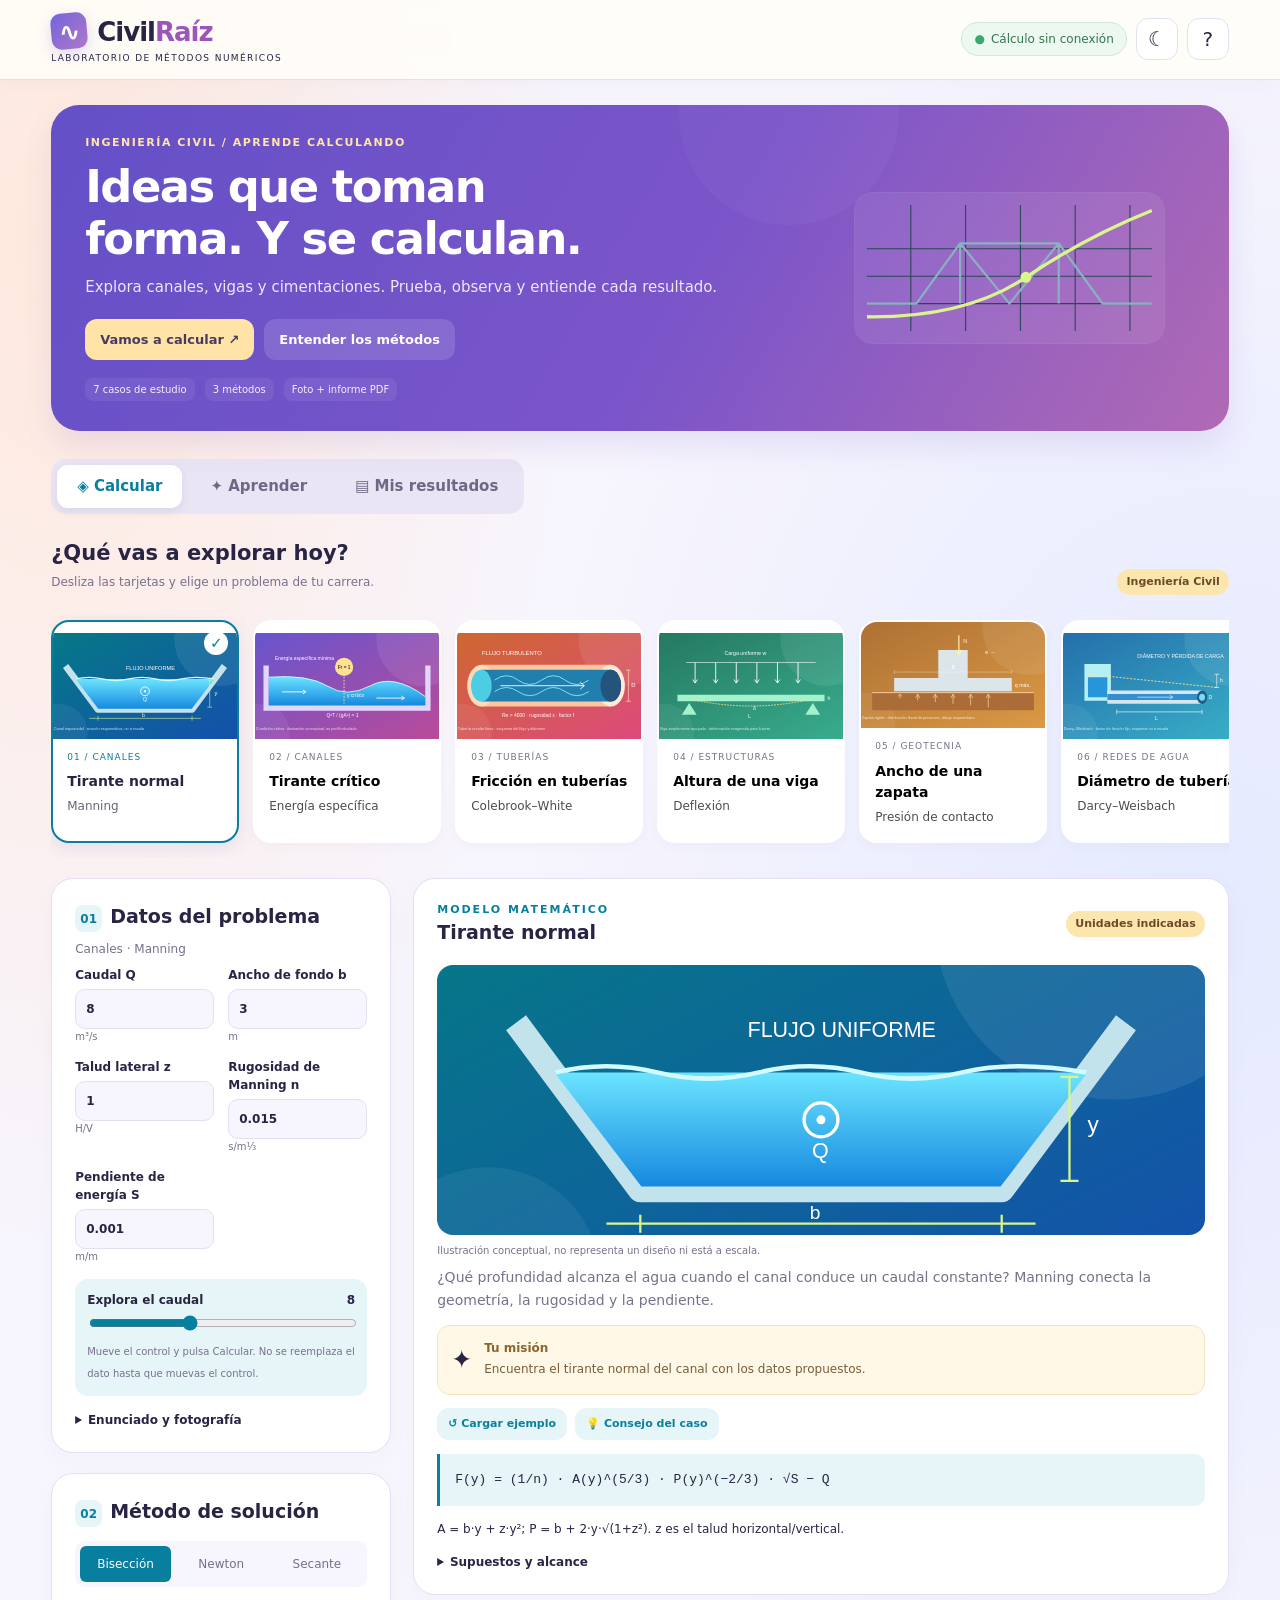
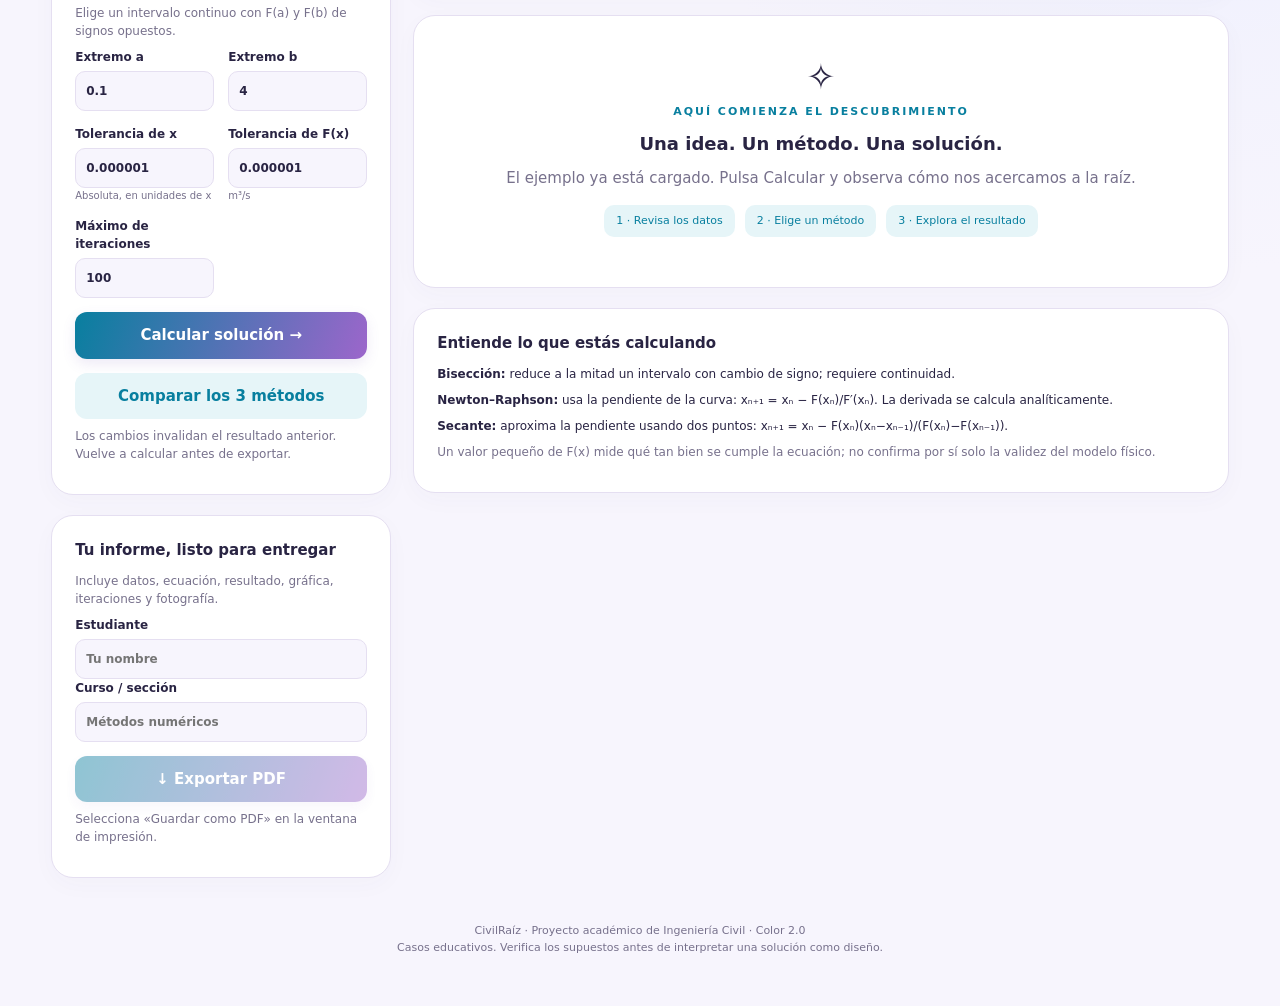
<file: web/index.html>
<!doctype html><html lang="es"><head><meta charset="utf-8"><meta name="viewport" content="width=device-width,initial-scale=1"><title>CivilRaíz · Laboratorio numérico</title>
<link rel="stylesheet" href="styles.css"><link rel="stylesheet" href="experience.css"><meta name="theme-color" content="#6554ce"></head><body>
<header><div><div class="brand"><span class="brandmark">∿</span>Civil<i>Raíz</i></div><div class="tag">Laboratorio de métodos numéricos</div></div><div class="header-actions"><span class="status">Cálculo sin conexión</span><button id="themeToggle" class="icon-button" aria-label="Cambiar tema" title="Cambiar tema">☾</button><button id="helpButton" class="icon-button" aria-label="Abrir guía" title="Abrir guía">?</button></div></header>
<main><section class="hero"><div><div class="eyebrow">Ingeniería civil / Aprende calculando</div><h1>Ideas que toman<br>forma. Y se calculan.</h1><p class="muted">Explora canales, vigas y cimentaciones. Prueba, observa y entiende cada resultado.</p><div class="hero-actions"><button class="hero-start" id="heroStart">Vamos a calcular ↗</button><button class="hero-learn" id="heroLearn">Entender los métodos</button></div><div class="hero-chips"><span>7 casos de estudio</span><span>3 métodos</span><span>Foto + informe PDF</span></div></div><svg class="hero-art" viewBox="0 0 260 115" aria-hidden="true"><path d="M0 90H260 M0 65H260 M0 40H260 M40 0V115 M90 0V115 M140 0V115 M190 0V115 M240 0V115" stroke="#294755" fill="none"/><path d="M0 90 L45 90 85 35 175 35 215 90 260 90 M85 35V90 M175 35V90 M85 35L130 90 175 35" stroke="#8bb1c0" fill="none" stroke-width="2"/><path d="M0 102 Q90 103 145 66 T260 5" stroke="#d9f58c" stroke-width="3" fill="none"/><circle cx="145" cy="66" r="5" fill="#d9f58c"/></svg></section>
<nav class="workspace-nav" aria-label="Navegación principal"><button class="active" data-view="calculator">◈ Calcular</button><button data-view="learn">✦ Aprender</button><button data-view="saved">▤ Mis resultados</button></nav><section id="view-calculator"><div class="section-heading"><div><h2>¿Qué vas a explorar hoy?</h2><p>Desliza las tarjetas y elige un problema de tu carrera.</p></div><span class="pill">Ingeniería Civil</span></div><nav class="cases" id="cases" aria-label="Problema"></nav>
<div class="layout"><aside><section class="panel"><h2><span class="number">01</span>Datos del problema</h2><p class="tiny muted" id="caseTag"></p><div class="fields" id="params"></div><details><summary>Enunciado y fotografía</summary><label>Notas del ejercicio<textarea id="notes" rows="3" placeholder="Escribe lo que solicita el problema…"></textarea></label><div class="attachment"><div class="photo-actions"><label class="secondary">Tomar foto<input type="file" id="camera" accept="image/*" capture="environment"></label><label class="secondary">Subir imagen<input type="file" id="photo" accept="image/*"></label></div><p class="muted tiny">La foto se adjunta al PDF. Ingresa los datos manualmente: no se interpreta la imagen. La cámara depende del navegador; también puedes subir una foto guardada.</p><img id="photoPreview" class="hidden" alt="Enunciado adjunto"><button class="secondary tiny hidden" id="removePhoto">Quitar foto</button><p id="photoMessage" role="status"></p></div></details></section>
<section class="panel"><h2><span class="number">02</span>Método de solución</h2><div style="height:14px"></div><div class="method" id="methods"><button data-method="bisection" class="active">Bisección</button><button data-method="newton">Newton</button><button data-method="secant">Secante</button></div><p id="methodHelp" class="tiny muted"></p><div class="fields"><label><span id="labelA">Extremo a</span><input id="a" type="number" step="any" value="0.1"></label><label id="fieldB"><span id="labelB">Extremo b</span><input id="b" type="number" step="any" value="4"></label><label>Tolerancia de x<input id="tolX" type="number" step="any" value="0.000001"><small>Absoluta, en unidades de x</small></label><label>Tolerancia de F(x)<input id="tolF" type="number" step="any" value="0.000001"><small id="resUnit"></small></label><label>Máximo de iteraciones<input id="max" type="number" value="100" min="1" max="500" step="1"></label></div><button class="primary wide" id="calculate">Calcular solución →</button><button class="secondary wide" id="compare">Comparar los 3 métodos</button><p class="tiny muted">Los cambios invalidan el resultado anterior. Vuelve a calcular antes de exportar.</p></section>
<section class="panel"><h3>Tu informe, listo para entregar</h3><p class="tiny muted">Incluye datos, ecuación, resultado, gráfica, iteraciones y fotografía.</p><label>Estudiante<input id="student" placeholder="Tu nombre"></label><label>Curso / sección<input id="course" placeholder="Métodos numéricos"></label><button class="primary wide" id="export" disabled>↓ Exportar PDF</button><p class="tiny muted">Selecciona «Guardar como PDF» en la ventana de impresión.</p></section></aside>
<div><div id="error" class="error hidden" role="alert"></div><section class="panel"><div class="panel-title"><div><div class="eyebrow">Modelo matemático</div><h2 id="problemTitle"></h2></div><span class="pill" id="unitBadge">Unidades indicadas</span></div><img id="casePicture" class="model-picture" alt="Ilustración del modelo"><p class="picture-note">Ilustración conceptual, no representa un diseño ni está a escala.</p><p class="case-intro" id="caseIntro"></p><div class="challenge"><span class="challenge-icon">✦</span><div><b>Tu misión</b><p id="caseMission"></p></div></div><div class="quick-actions"><button class="secondary" id="exampleButton">↺ Cargar ejemplo</button><button class="secondary" id="tipButton">💡 Consejo del caso</button></div><div class="formula" id="formula"></div><p class="tiny" id="geometry"></p><details><summary>Supuestos y alcance</summary><p id="assumptions"></p></details></section>
<div id="empty" class="panel welcome-empty"><span class="empty-symbol">✧</span><div class="eyebrow">Aquí comienza el descubrimiento</div><strong>Una idea. Un método. Una solución.</strong><p class="muted">El ejemplo ya está cargado. Pulsa Calcular y observa cómo nos acercamos a la raíz.</p><div class="empty-steps"><span>1 · Revisa los datos</span><span>2 · Elige un método</span><span>3 · Explora el resultado</span></div></div>
<div id="results" class="hidden"><section class="result-card"><div class="result-top"><span class="tag" id="resultLabel"></span><span class="pill" id="convergence"></span></div><div class="result-value" id="root"></div><div class="stats"><div><span>Iteraciones registradas</span><b id="iterations"></b></div><div><span>Residuo |F(x)|</span><b id="residual"></b></div><div><span>Último cambio |Δx|</span><b id="step"></b></div></div><p id="reason"></p><button class="secondary" id="saveResult">♡ Guardar resultado</button></section><section class="panel insight-panel"><div class="eyebrow">Lo que significa en tu problema</div><h2>Vamos a interpretarlo</h2><p id="interpretation" class="interpretation"></p><div class="metric-grid" id="physicalMetrics"></div><div class="tip-box"><strong>💡 Consejo para tu análisis</strong><span id="resultAdvice"></span></div></section>
<section class="panel"><div class="panel-title"><div><div class="eyebrow">Explora la convergencia</div><h2>La raíz, paso a paso</h2></div><div class="toolbar"><select id="zoom" aria-label="Escala de gráfica"><option value="full">Vista completa</option><option value="near">Cerca de la raíz</option></select></div></div><div class="chart-tabs"><button class="active" data-chart="function">Curva de la ecuación</button><button data-chart="error">Evolución del residuo</button></div><div id="graph"></div><div class="slider"><button id="play" class="secondary" aria-label="Animar iteraciones">▶</button><input id="iteration" type="range" min="0" value="0" max="1" aria-label="Iteración"><span id="iterationLabel" class="tiny"></span></div><div class="step-info" id="stepInfo"></div><p class="tiny muted">Curva: F(x) · Línea horizontal: F(x)=0 · Punto verde: aproximación seleccionada. La gráfica puede recortar valores extremos para mantener legibilidad.</p></section>
<section class="panel"><div class="panel-title"><h2>Registro de iteraciones</h2><span class="tiny muted">Precisión visible: 8 cifras</span></div><div class="scroll"><table><thead id="tableHead"></thead><tbody id="tableBody"></tbody></table></div><p class="tiny muted">|Δx| y el error relativo son cambios entre aproximaciones, no errores verdaderos. En bisección, (b−a)/2 es la cota del error si la función es continua.</p></section></div>
<section id="comparisonPanel" class="panel hidden"><h2>Tres caminos hacia la raíz</h2><p class="tiny muted" id="comparisonNote"></p><div class="comparison" id="comparison"></div></section>
<section class="panel"><h3>Entiende lo que estás calculando</h3><p class="tiny"><b>Bisección:</b> reduce a la mitad un intervalo con cambio de signo; requiere continuidad.</p><p class="tiny"><b>Newton–Raphson:</b> usa la pendiente de la curva: xₙ₊₁ = xₙ − F(xₙ)/F′(xₙ). La derivada se calcula analíticamente.</p><p class="tiny"><b>Secante:</b> aproxima la pendiente usando dos puntos: xₙ₊₁ = xₙ − F(xₙ)(xₙ−xₙ₋₁)/(F(xₙ)−F(xₙ₋₁)).</p><p class="tiny muted">Un valor pequeño de F(x) mide qué tan bien se cumple la ecuación; no confirma por sí solo la validez del modelo físico.</p></section></div></div></section><section id="view-learn" class="hidden"><div class="section-heading"><div><div class="eyebrow">Aprender para explicar</div><h2>No solo encuentres la raíz. Entiende el camino.</h2><p>Tres estrategias para resolver F(x)=0.</p></div></div><div class="learning-grid"><article class="learn-card"><span class="learn-icon">↔</span><h2>Bisección</h2><p>Imagina que la raíz está dentro de una caja. Cortamos la caja por la mitad y conservamos la mitad donde cambia el signo.</p><code>x = (a + b) / 2</code><ul><li>Necesita una función continua en el intervalo.</li><li>Los extremos deben tener signos opuestos, salvo una raíz en un extremo.</li><li>Es robusto, aunque puede requerir más iteraciones.</li></ul><button class="secondary" data-practice="bisection">Probar bisección →</button></article><article class="learn-card"><span class="learn-icon">↗</span><h2>Newton–Raphson</h2><p>Desde una aproximación, seguimos la recta tangente hasta el eje horizontal. Ese cruce nos da el siguiente intento.</p><code>x siguiente = x − F(x) / F′(x)</code><ul><li>Utiliza un valor inicial y la derivada.</li><li>Una derivada nula impide el paso.</li><li>Puede ser rápido cerca de una raíz simple, pero no siempre converge.</li></ul><button class="secondary" data-practice="newton">Probar Newton →</button></article><article class="learn-card"><span class="learn-icon">⌁</span><h2>Secante</h2><p>Unimos dos puntos de la curva. La recta que los conecta estima la pendiente sin calcular la derivada.</p><code>x siguiente = x₁ − F(x₁)(x₁−x₀)/(F(x₁)−F(x₀))</code><ul><li>Necesita dos aproximaciones distintas.</li><li>Si los valores de F son iguales, no se puede dividir.</li><li>Puede salir del dominio físico; revisa las semillas.</li></ul><button class="secondary" data-practice="secant">Probar secante →</button></article></div><section class="panel" style="margin-top:22px"><h2>Pequeños detalles que cambian una conclusión</h2><p><b>Residuo:</b> |F(x)| indica cuánto falta para cumplir la ecuación.</p><p><b>Cambio entre iteraciones:</b> |x nuevo − x anterior| no es el error verdadero.</p><p><b>Unidades:</b> una tolerancia de 0.001 significa cosas diferentes en metros, milímetros o kPa.</p><p><b>Interpretación:</b> una raíz matemática solo sirve físicamente si cumple los supuestos del modelo.</p><p class="muted tiny">Puedes usar coeficientes hasta a₈ en el laboratorio. Para un grado menor, deja en cero los términos superiores.</p></section></section><section id="view-saved" class="hidden"><div class="section-heading"><div><div class="eyebrow">Tu cuaderno de exploración</div><h2>Mis resultados</h2><p>Se guardan en este navegador o dispositivo. Las fotografías no se guardan en el historial.</p></div><button class="secondary" id="clearHistory">Borrar historial</button></div><div id="savedList" class="saved-list"></div></section><div id="toast" role="status" class="hidden"></div><footer>CivilRaíz · Proyecto académico de Ingeniería Civil · Color 2.0<br>Casos educativos. Verifica los supuestos antes de interpretar una solución como diseño.</footer></main>
<script src="core.js"></script><script src="app.js"></script><script src="experience.js"></script></body></html>
</file>
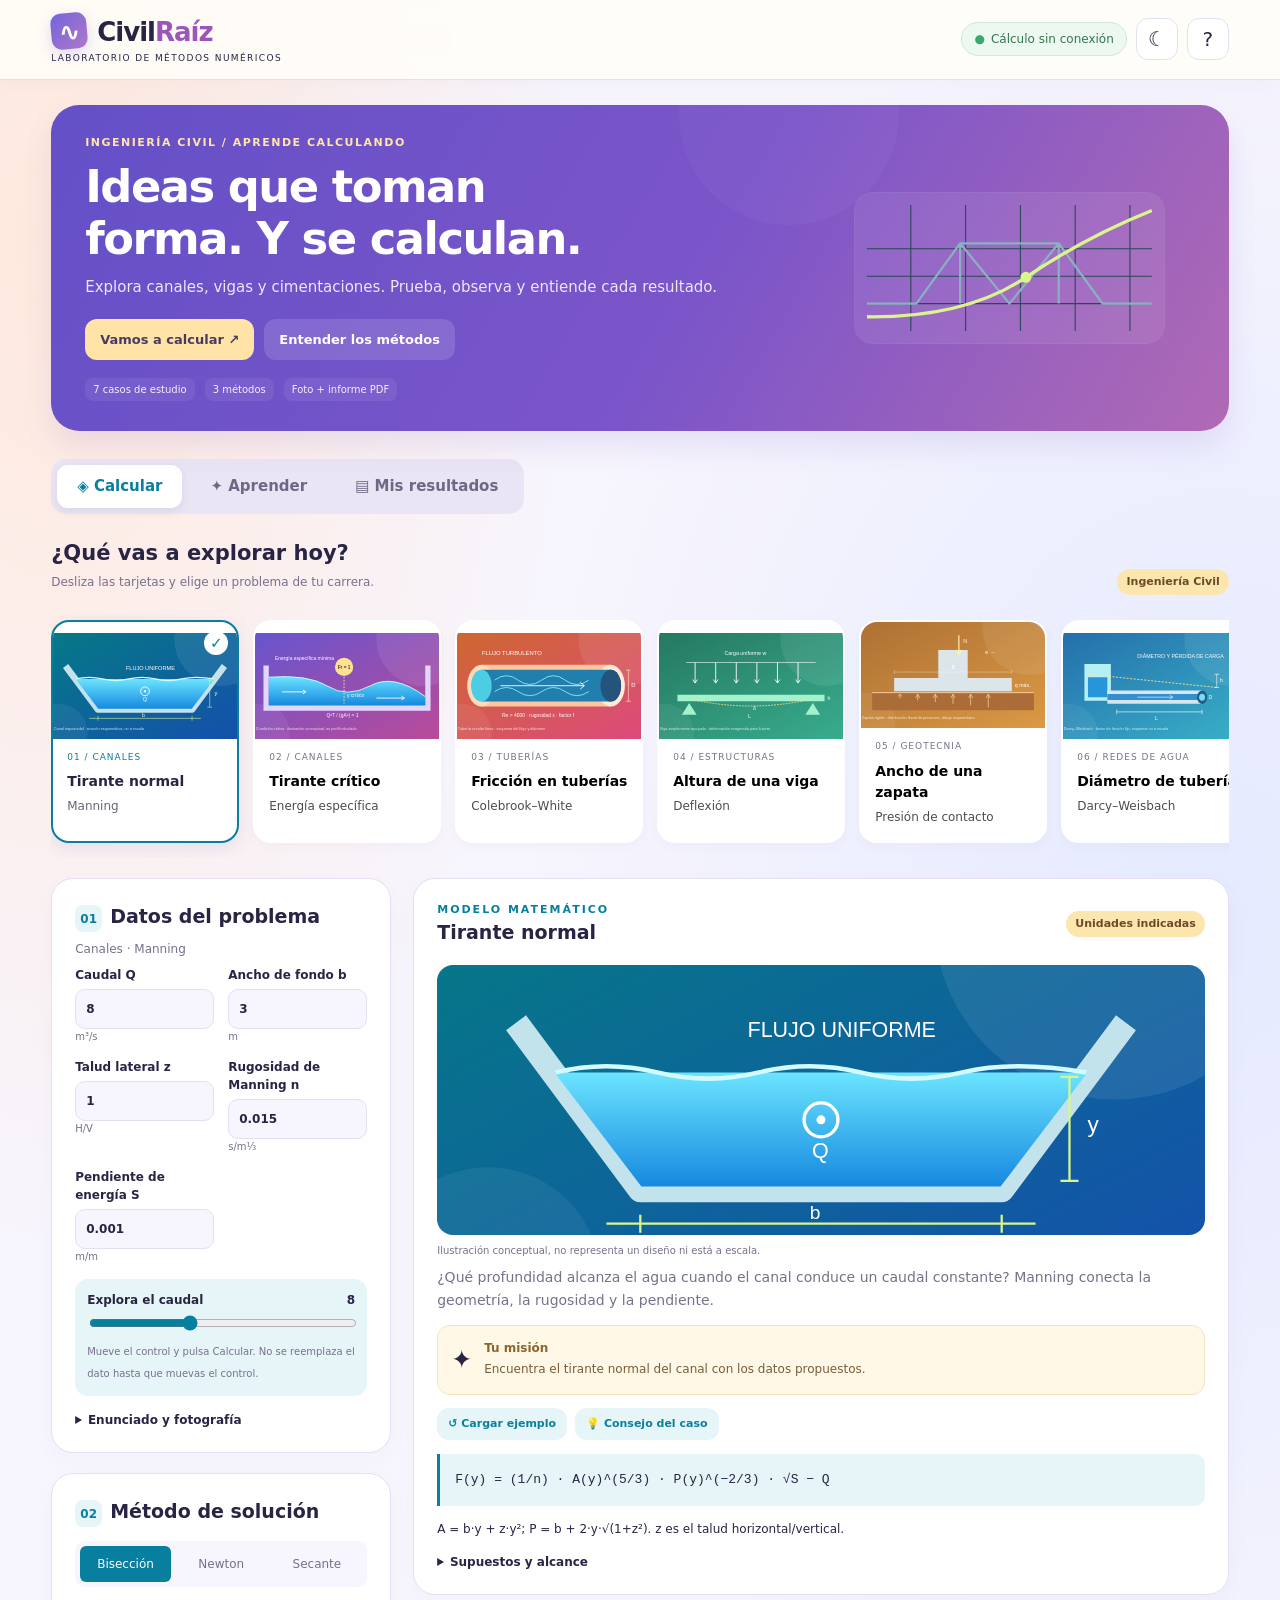
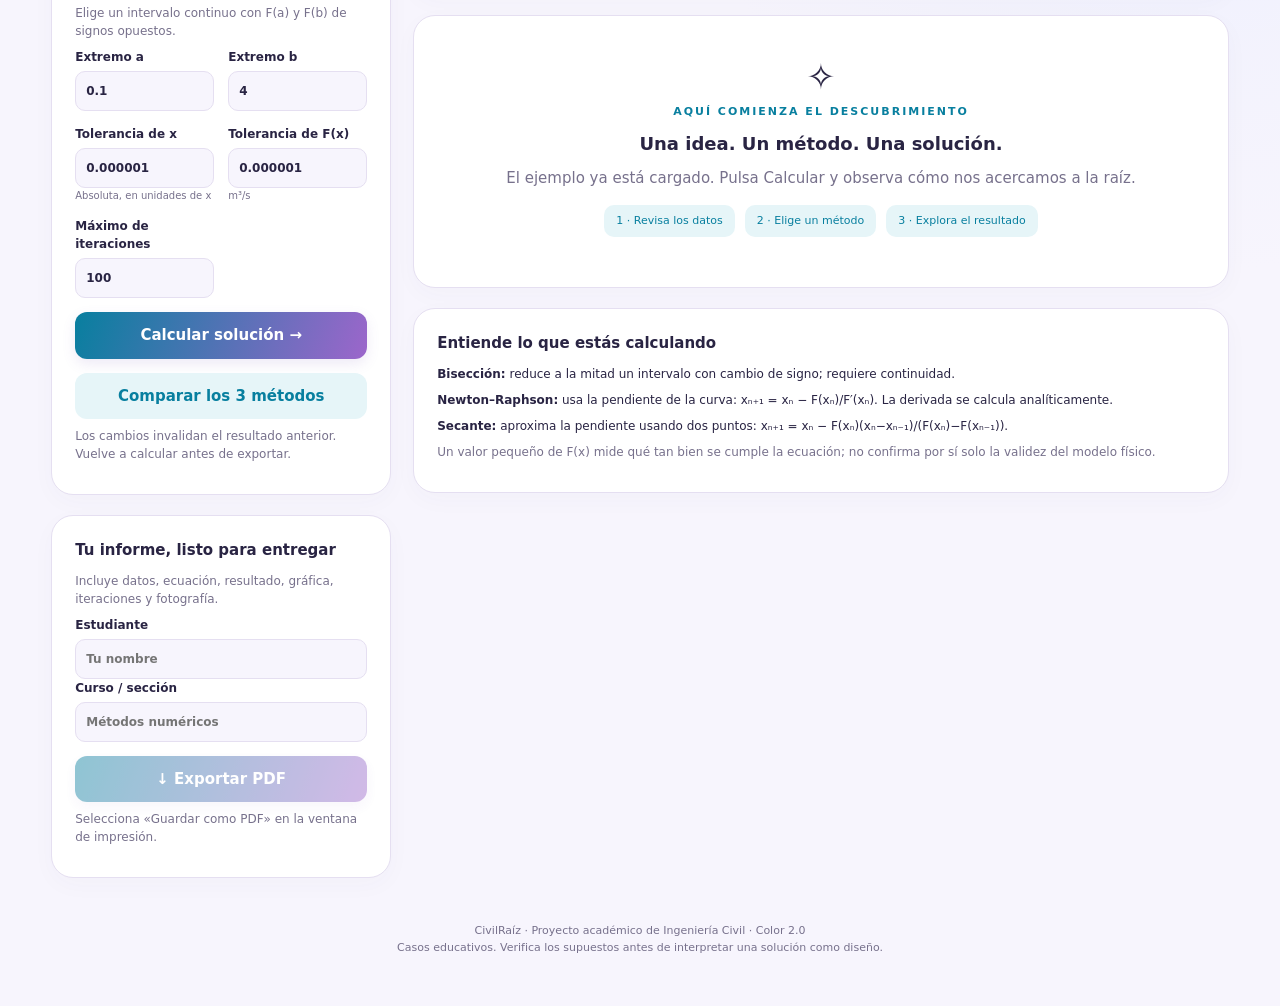
<file: ABRIR_CIVILRAIZ.html>
<!doctype html><html lang="es"><head><meta charset="utf-8"><meta name="viewport" content="width=device-width,initial-scale=1"><title>CivilRaíz · Laboratorio numérico</title>
<style>

:root{--navy:#102b39;--ink:#183342;--teal:#087e8b;--lime:#d9f58c;--muted:#637c88;--line:#dce5e8;--bg:#f3f6f7}*{box-sizing:border-box}body{margin:0;font:15px/1.5 system-ui,-apple-system,sans-serif;background:var(--bg);color:var(--ink)}button,input,select,textarea{font:inherit}button{cursor:pointer}button:disabled{opacity:.45;cursor:default}button:focus-visible,input:focus,select:focus,textarea:focus{outline:3px solid #52c7d3;outline-offset:2px}header{background:var(--navy);color:white;padding:20px 5%;display:flex;align-items:center;justify-content:space-between;gap:14px}.brand{font-size:25px;letter-spacing:-1px;font-weight:800}.brand i{color:var(--lime);font-style:normal}.brandmark{display:inline-grid;place-items:center;width:36px;height:36px;background:var(--lime);color:var(--navy);border-radius:10px;margin-right:10px}.tag{font-size:11px;letter-spacing:1.6px;text-transform:uppercase}.status{border:1px solid #48616b;border-radius:20px;padding:7px 12px;font-size:12px;color:#d6e7eb}.status:before{content:'●';color:var(--lime);margin-right:6px}main{max-width:1350px;margin:auto;padding:32px 4% 50px}.hero{display:grid;grid-template-columns:1fr 260px;gap:20px;align-items:center;margin-bottom:28px}.eyebrow{font-size:11px;letter-spacing:2px;font-weight:800;color:var(--teal);text-transform:uppercase}h1{font-size:clamp(26px,3.2vw,42px);line-height:1.15;letter-spacing:-1.5px;margin:10px 0 12px}p{margin:8px 0}h2{font-size:19px;margin:0}h3{font-size:15px;margin:0 0 10px}.muted{color:var(--muted)}.hero p{max-width:650px}.hero-art{height:115px;background:var(--navy);border-radius:18px;padding:12px;overflow:hidden}.cases{display:grid;grid-template-columns:repeat(4,1fr);gap:12px;margin:20px 0}.case{text-align:left;background:white;border:1px solid var(--line);padding:16px;border-radius:13px;transition:transform .15s}.case:hover{transform:translateY(-2px)}.case.active{background:var(--navy);color:white;border-color:var(--navy)}.case small{display:block;font-size:10px;letter-spacing:1px;text-transform:uppercase;color:var(--teal);margin-bottom:7px}.case.active small{color:var(--lime)}.case strong{display:block;font-size:15px}.case span{display:block;font-size:12px;opacity:.7;margin-top:5px}.layout{display:grid;grid-template-columns:355px minmax(0,1fr);gap:22px;align-items:start}.panel{background:white;border:1px solid var(--line);border-radius:16px;padding:23px;margin-bottom:20px}.panel-title{display:flex;justify-content:space-between;gap:10px;align-items:center;margin-bottom:18px}.number{display:inline-grid;place-items:center;background:#e5f2f3;color:var(--teal);width:27px;height:27px;border-radius:8px;font-size:12px;font-weight:800;margin-right:8px}.fields{display:grid;grid-template-columns:1fr 1fr;gap:14px}label{display:block;font-size:12px;font-weight:650}label small{font-weight:400;color:var(--muted);display:block}input,select,textarea{width:100%;border:1px solid #cddbe0;border-radius:8px;background:#f9fbfc;color:var(--ink);padding:10px;margin-top:5px;min-width:0}textarea{resize:vertical}.method{display:flex;gap:5px;background:#f0f4f5;padding:5px;border-radius:10px;margin-bottom:17px}.method button{flex:1;border:0;background:transparent;border-radius:6px;padding:9px 3px;font-size:12px;color:var(--muted)}.method button.active{background:var(--teal);color:white}.primary,.secondary{border:0;border-radius:9px;padding:12px 16px;font-weight:700}.primary{background:var(--teal);color:white}.secondary{background:#eaf0f2;color:var(--ink)}.wide{width:100%;margin-top:14px}.tiny{font-size:12px}.formula{background:#f1f7f7;border-left:3px solid var(--teal);padding:15px;border-radius:0 10px 10px 0;overflow-wrap:anywhere;font:14px/1.7 ui-monospace,monospace;margin:14px 0}.result-card{background:var(--navy);color:white;padding:24px;border-radius:15px;margin-bottom:20px}.result-top{display:flex;align-items:center;justify-content:space-between;gap:10px}.pill{font-size:11px;font-weight:700;padding:5px 9px;border-radius:20px;background:var(--lime);color:var(--navy)}.pill.warning{background:#ffdfb0}.result-value{font-size:40px;letter-spacing:-1px;line-height:1.3;margin-top:10px;overflow-wrap:anywhere}.result-value small{font-size:16px;letter-spacing:0;color:#bed1d8}.stats{display:grid;grid-template-columns:1fr 1fr 1fr;gap:12px;border-top:1px solid #38505b;margin-top:17px;padding-top:15px}.stats span{font-size:11px;color:#b4c9d2;display:block}.stats b{font-size:16px;font-weight:600}.result-card p{color:#d2e0e5;font-size:12px}.toolbar{display:flex;gap:8px;align-items:center;flex-wrap:wrap}.toolbar select{width:auto;margin:0;padding:5px;font-size:12px}.plot{width:100%;display:block;border-radius:10px;background:#f8fbfc}.plot text{font-family:system-ui,sans-serif}.slider{display:grid;grid-template-columns:auto 1fr auto;align-items:center;gap:12px;margin:14px 0}.slider input{padding:0;margin:0;accent-color:var(--teal)}.slider button{padding:6px 11px}.step-info{background:#f0f6f7;border-radius:10px;padding:12px;font-size:13px}.scroll{overflow:auto;max-height:390px}table{border-collapse:collapse;width:100%;font-size:12px;font-variant-numeric:tabular-nums}th,td{padding:10px 12px;border-bottom:1px solid var(--line);text-align:right;white-space:nowrap}th{background:#f0f5f6;position:sticky;top:0;color:var(--muted);font-size:10px;text-transform:uppercase;letter-spacing:.7px}td:first-child,th:first-child{text-align:left}tr.selected{background:#e3f4f2}.comparison{display:grid;grid-template-columns:repeat(3,1fr);gap:10px;margin-top:15px}.comparison article{padding:12px;background:#f2f7f8;border-radius:10px;font-size:12px}.comparison b{display:block;margin:6px 0}.error{background:#fff0e5;color:#8d3c0b;border:1px solid #edc4a5;padding:14px;border-radius:10px;margin-bottom:15px}.hidden{display:none!important}details{margin-top:15px;font-size:12px}summary{cursor:pointer;font-weight:700}.attachment{border:1px dashed #b2c8cf;border-radius:10px;padding:13px;margin-top:12px}.attachment input{font-size:11px;padding:8px}.attachment img{max-width:100%;max-height:220px;border-radius:8px;margin-top:10px}footer{font-size:11px;color:var(--muted);text-align:center;margin-top:25px}#empty{padding:35px 20px;text-align:center}#empty strong{display:block;margin:10px;font-size:18px}.photo-actions{display:flex;gap:8px}.photo-actions label{flex:1;cursor:pointer;text-align:center}.photo-actions input{position:absolute;width:1px;height:1px;opacity:0}a{color:var(--teal)}
@media(max-width:1000px){.layout{grid-template-columns:310px minmax(0,1fr)}.panel{padding:18px}.hero{grid-template-columns:1fr}.hero-art{display:none}.comparison{grid-template-columns:1fr}}@media(max-width:720px){header{padding:16px 5%}.brand{font-size:22px}.status{font-size:10px}.tag{font-size:9px}.hero{margin-bottom:15px}main{padding:23px 4%}.cases{grid-template-columns:1fr 1fr;gap:9px}.case{padding:12px}.case strong{font-size:13px}.layout{grid-template-columns:1fr}.panel{padding:18px}.result-value{font-size:35px}.stats b{font-size:14px}.comparison{grid-template-columns:1fr}.toolbar{justify-content:flex-start}.panel-title{align-items:flex-start}.result-top{flex-wrap:wrap}}

</style><style>
/* CivilRaíz Color: tema visual y experiencias de aprendizaje */
:root{--navy:#25204d;--ink:#292443;--teal:#6554ce;--lime:#ffe198;--muted:#77718c;--line:#e5dff1;--bg:#f7f5fd;--accent:#6554ce;--soft:#eee9ff;--surface:#fff}
body{background:radial-gradient(ellipse at 4% 9%,#ffe9dd 0,transparent 30%),radial-gradient(ellipse at 95% 35%,#e5eaff 0,transparent 40%),var(--bg);font-size:15px}
header{position:sticky;top:0;z-index:20;background:#fffdf8ed;backdrop-filter:blur(14px);color:var(--ink);border-bottom:1px solid var(--line);padding:13px 4%;box-shadow:0 4px 22px #3b245709}
.brand i{color:#9e55b8}.brandmark{background:linear-gradient(135deg,#7565dc,#ad78c9);color:white;box-shadow:0 5px 15px #6652ca33;transform:rotate(-5deg)}.status{background:#ecf8f0;color:#387653;border-color:#cee8d9}.status:before{color:#3da675}
.header-actions{display:flex;gap:9px;align-items:center}.icon-button{border:1px solid var(--line);background:var(--surface);color:var(--ink);border-radius:12px;width:42px;height:42px;font-size:20px}.tag{letter-spacing:1.4px;font-size:9px}.brand{font-size:26px}
main{max-width:1440px;padding-top:25px}.hero{position:relative;grid-template-columns:1fr 340px;border-radius:28px;padding:30px 34px;background:linear-gradient(120deg,#6450c7,#7b55c9 55%,#b06ab5);box-shadow:0 15px 30px #7252ba20;color:white;overflow:hidden}.hero:after{content:'';position:absolute;width:220px;height:220px;border-radius:50%;background:#ffffff08;right:28%;top:-100px;pointer-events:none}.hero .eyebrow{color:#ffe5a8;letter-spacing:1.5px}.hero h1{font-size:clamp(30px,3.5vw,48px);letter-spacing:-1.5px}.hero .muted{color:#eee6ff}.hero-art{height:150px;background:#ffffff13;box-shadow:0 0 0 1px #ffffff1c}.hero-actions{display:flex;gap:10px;flex-wrap:wrap;margin-top:20px}.hero-actions button{border:0;padding:11px 15px;border-radius:12px;font-weight:750;font-size:13px}.hero-start{background:#ffe3a7;color:#493b5f}.hero-learn{background:#ffffff22;color:white}.hero-chips{display:flex;gap:10px;margin-top:18px;font-size:10px;color:#f5edff}.hero-chips span{padding:4px 8px;background:#ffffff12;border-radius:8px}
.workspace-nav{display:flex;gap:8px;padding:6px;background:#eae5f4;border-radius:15px;width:max-content;max-width:100%;margin:22px 0}.workspace-nav button{border:0;background:transparent;padding:10px 20px;border-radius:11px;color:#706786;font-weight:650}.workspace-nav button.active{background:var(--surface);color:var(--accent);box-shadow:0 3px 9px #3c245615}
.section-heading{display:flex;justify-content:space-between;align-items:end;gap:15px;margin:24px 0 12px}.section-heading h2{font-size:21px}.section-heading p{font-size:12px;color:var(--muted);margin:4px 0}.eyebrow{color:var(--accent)}
.cases{display:flex;overflow-x:auto;gap:14px;padding:5px 2px 15px;scroll-snap-type:x proximity;scrollbar-color:#b5a8d4 transparent}.case{flex:0 0 188px;scroll-snap-align:start;padding:0 0 15px;border-radius:18px;overflow:hidden;position:relative;box-shadow:0 5px 12px #47326507;border:2px solid transparent;background:var(--surface)}.case img{display:block;width:100%;height:106px;object-fit:cover;margin-bottom:12px}.case small,.case strong,.case span{margin-left:14px;margin-right:10px}.case strong{font-size:14px}.case small{font-size:9px;color:var(--muted)}.case.active{background:var(--surface);color:var(--ink);border-color:var(--accent);box-shadow:0 5px 17px #6b55b420}.case.active small{color:var(--accent)}.case.active:after{content:'✓';position:absolute;right:9px;top:9px;background:white;color:var(--accent);width:24px;height:24px;border-radius:50%;font-weight:800;text-align:center;line-height:24px}.case:hover{transform:translateY(-3px)}
.layout{grid-template-columns:340px minmax(0,1fr);gap:22px}.layout>*{min-width:0}.panel{background:var(--surface);border:1px solid var(--line);border-radius:22px;box-shadow:0 7px 25px #4e396507}.panel h2{font-size:19px}.number{background:var(--soft);color:var(--accent)}input,select,textarea{background:var(--bg);border:1px solid var(--line);border-radius:10px;color:var(--ink)}label{font-size:12px;font-weight:650}label small{font-size:10px}.method{background:var(--bg)}.method button.active{background:var(--accent)}.primary{background:linear-gradient(110deg,var(--accent),#9c66cb);box-shadow:0 5px 13px #7856b820}.primary:hover{filter:brightness(1.08);transform:translateY(-1px)}.secondary{background:var(--soft);color:var(--accent)}.primary,.secondary{border-radius:12px;transition:transform .15s,filter .15s}.formula{background:var(--soft);border-left-color:var(--accent);color:var(--ink);font-size:13px}.pill{background:#fce6ae;color:#6c4a25}.panel-title .pill{white-space:nowrap}
.model-picture{display:block;width:100%;max-height:270px;object-fit:cover;border-radius:16px;margin:5px 0 15px}.picture-note{font-size:10px;color:var(--muted);margin-top:-7px}.case-intro{font-size:14px;line-height:1.65;color:var(--muted)}.challenge{display:flex;gap:12px;align-items:center;padding:13px;background:#fff8e6;border:1px solid #f4e5c0;border-radius:13px;margin:13px 0}.challenge b{display:block;font-size:12px;color:#8b652b}.challenge p{margin:3px 0;font-size:12px;color:#775e38}.challenge-icon{font-size:25px}.quick-actions{display:flex;gap:8px;flex-wrap:wrap;margin:13px 0}.quick-actions button{font-size:11px;padding:8px 11px}
.result-card{background:linear-gradient(120deg,var(--accent),#8c58bb);border-radius:23px;box-shadow:0 12px 22px #6e4c9d22;animation:rise .3s ease}.result-value{font-size:43px}.result-value small,.result-card p,.stats span{color:#f0e5ff}.stats{border-color:#ffffff33}.result-card .pill{background:#e0f8cb;color:#3b6930}.result-card .pill.warning{background:#ffe0b3;color:#8b521d}
.insight-panel{border-left:5px solid #43ac8e}.insight-panel h2{color:#2e9279}.metric-grid{display:grid;grid-template-columns:repeat(3,minmax(0,1fr));gap:10px;margin:15px 0}.metric-grid div{padding:14px 10px;background:var(--bg);border:1px solid var(--line);border-radius:13px}.metric-grid b{display:block;font-size:17px;color:var(--accent);overflow-wrap:anywhere}.metric-grid small{font-size:10px;color:var(--muted)}.tip-box{background:#fff8e8;border:1px solid #f4e4bd;border-radius:13px;padding:14px;color:#7f6130;font-size:12px;margin-top:13px}.tip-box strong{display:block;margin-bottom:4px}.interpretation{font-size:14px;line-height:1.75}.interactive-slider{padding:12px;background:var(--soft);border-radius:13px;margin-top:15px}.interactive-slider label{display:flex;justify-content:space-between;gap:10px}.interactive-slider input{accent-color:var(--accent);padding:0}.interactive-slider small{font-size:10px;color:var(--muted)}
.chart-tabs{display:flex;background:var(--bg);border-radius:10px;padding:4px;gap:4px;margin-bottom:12px;width:max-content}.chart-tabs button{border:0;background:transparent;border-radius:8px;padding:7px 12px;font-size:11px;color:var(--muted)}.chart-tabs button.active{background:var(--accent);color:white}.plot{border:1px solid var(--line)}.step-info{background:var(--soft)}tr.selected{background:var(--soft)}.comparison article{background:var(--soft);border:1px solid var(--line)}.comparison{grid-template-columns:repeat(3,minmax(0,1fr))}.photo-actions label{font-size:11px;padding:11px 8px}.attachment{background:var(--bg);border-color:#bba8db}.attachment img{width:100%;object-fit:contain}.photo-actions label:focus-within{outline:3px solid #a89bdd}.wide{min-height:45px}
.learning-grid{display:grid;grid-template-columns:repeat(3,1fr);gap:20px}.learn-card{padding:25px;background:var(--surface);border:1px solid var(--line);border-radius:21px}.learn-card:nth-child(1){border-top:5px solid #1fa7b1}.learn-card:nth-child(2){border-top:5px solid #9b64cd}.learn-card:nth-child(3){border-top:5px solid #ec9460}.learn-icon{display:grid;place-items:center;width:48px;height:48px;border-radius:14px;background:var(--soft);color:var(--accent);font-size:24px;margin-bottom:18px}.learn-card h2{font-size:20px}.learn-card p,.learn-card li{font-size:13px;color:var(--muted);line-height:1.8}.learn-card code{display:block;font-size:12px;background:var(--bg);padding:12px;border-radius:10px;overflow-wrap:anywhere;margin:15px 0}.learn-card ul{padding-left:18px}.saved-list{display:grid;grid-template-columns:repeat(2,1fr);gap:16px}.saved-card{padding:20px;background:var(--surface);border:1px solid var(--line);border-radius:18px}.saved-card strong{font-size:22px;display:block;color:var(--accent);margin:10px 0}.saved-card small{color:var(--muted)}.saved-actions{display:flex;gap:8px;margin-top:15px}.saved-actions button{font-size:12px;padding:9px 13px}
#toast{position:fixed;left:50%;bottom:28px;transform:translateX(-50%);max-width:90vw;background:#272040;color:white;padding:13px 20px;border-radius:14px;box-shadow:0 8px 35px #0003;z-index:100;font-size:13px;text-align:center;pointer-events:none}.welcome-empty{text-align:center;padding:15px}.welcome-empty .empty-symbol{font-size:35px}.empty-steps{display:flex;gap:10px;justify-content:center;margin:15px 0}.empty-steps span{background:var(--soft);padding:8px 12px;border-radius:10px;font-size:11px;color:var(--accent)}
body.dark{--ink:#eee6fa;--muted:#b7a9ca;--line:#44365c;--bg:#211a30;--surface:#2d2340;--soft:#3a2b53;background:radial-gradient(ellipse at top right,#382953,transparent 50%),var(--bg)}body.dark header{background:#231b32ed}body.dark .status{background:#25413a;color:#a3dfb8;border-color:#32564a}body.dark .workspace-nav{background:#352746}body.dark .challenge,body.dark .tip-box{background:#423322;border-color:#624b2b;color:#f3d69a}body.dark .challenge p,body.dark .challenge b{color:#f3d69a}body.dark .scroll th{background:#382a4c;color:#c5b5d9}body.dark .insight-panel h2{color:#7de0be}body.dark .plot{background:#f8fbfc}body.dark .case.active{border-color:#b199f6}body.dark .case.active small{color:#c4acf9}body.dark .metric-grid b{color:#ccb4ff}
@keyframes rise{from{opacity:0;transform:translateY(8px)}to{opacity:1;transform:translateY(0)}}@media(prefers-reduced-motion:reduce){*{animation:none!important;scroll-behavior:auto!important;transition:none!important}}
@media(max-width:1050px){.hero{grid-template-columns:1fr 220px}.hero-art{display:block}.layout{grid-template-columns:310px minmax(0,1fr)}.comparison{grid-template-columns:1fr}.learning-grid{grid-template-columns:1fr}.metric-grid{grid-template-columns:1fr 1fr}.result-value{font-size:34px}}
@media(max-width:720px){header{padding:11px 5%}.brand{font-size:23px}.header-actions .status{display:none}.hero{padding:23px;border-radius:22px;grid-template-columns:1fr}.hero-art{display:none}.hero h1{font-size:34px}.hero-chips{gap:6px;font-size:9px}.hero-chips span{padding:4px 5px}.workspace-nav{width:100%;position:sticky;top:84px;z-index:10;background:#eae5f4ed;backdrop-filter:blur(10px)}.workspace-nav button{flex:1;padding:9px 6px;font-size:12px}body.dark .workspace-nav{background:#352746ed}.case{flex-basis:163px}.case img{height:94px}.layout{grid-template-columns:1fr}.panel{border-radius:19px;padding:19px}.section-heading h2{font-size:19px}.section-heading>span{display:none}.model-picture{max-height:230px}.metric-grid{grid-template-columns:1fr 1fr}.saved-list{grid-template-columns:1fr}.result-value{font-size:35px}.stats b{font-size:12px}.hero-actions button{font-size:12px}.chart-tabs{max-width:100%}.chart-tabs button{font-size:10px}.panel-title{flex-wrap:wrap}.photo-actions label{font-size:12px}.tag{font-size:8px}.header-actions{gap:6px}.icon-button{width:36px;height:36px}.empty-steps{flex-wrap:wrap}}

</style><meta name="theme-color" content="#6554ce"></head><body>
<header><div><div class="brand"><span class="brandmark">∿</span>Civil<i>Raíz</i></div><div class="tag">Laboratorio de métodos numéricos</div></div><div class="header-actions"><span class="status">Cálculo sin conexión</span><button id="themeToggle" class="icon-button" aria-label="Cambiar tema" title="Cambiar tema">☾</button><button id="helpButton" class="icon-button" aria-label="Abrir guía" title="Abrir guía">?</button></div></header>
<main><section class="hero"><div><div class="eyebrow">Ingeniería civil / Aprende calculando</div><h1>Ideas que toman<br>forma. Y se calculan.</h1><p class="muted">Explora canales, vigas y cimentaciones. Prueba, observa y entiende cada resultado.</p><div class="hero-actions"><button class="hero-start" id="heroStart">Vamos a calcular ↗</button><button class="hero-learn" id="heroLearn">Entender los métodos</button></div><div class="hero-chips"><span>7 casos de estudio</span><span>3 métodos</span><span>Foto + informe PDF</span></div></div><svg class="hero-art" viewBox="0 0 260 115" aria-hidden="true"><path d="M0 90H260 M0 65H260 M0 40H260 M40 0V115 M90 0V115 M140 0V115 M190 0V115 M240 0V115" stroke="#294755" fill="none"/><path d="M0 90 L45 90 85 35 175 35 215 90 260 90 M85 35V90 M175 35V90 M85 35L130 90 175 35" stroke="#8bb1c0" fill="none" stroke-width="2"/><path d="M0 102 Q90 103 145 66 T260 5" stroke="#d9f58c" stroke-width="3" fill="none"/><circle cx="145" cy="66" r="5" fill="#d9f58c"/></svg></section>
<nav class="workspace-nav" aria-label="Navegación principal"><button class="active" data-view="calculator">◈ Calcular</button><button data-view="learn">✦ Aprender</button><button data-view="saved">▤ Mis resultados</button></nav><section id="view-calculator"><div class="section-heading"><div><h2>¿Qué vas a explorar hoy?</h2><p>Desliza las tarjetas y elige un problema de tu carrera.</p></div><span class="pill">Ingeniería Civil</span></div><nav class="cases" id="cases" aria-label="Problema"></nav>
<div class="layout"><aside><section class="panel"><h2><span class="number">01</span>Datos del problema</h2><p class="tiny muted" id="caseTag"></p><div class="fields" id="params"></div><details><summary>Enunciado y fotografía</summary><label>Notas del ejercicio<textarea id="notes" rows="3" placeholder="Escribe lo que solicita el problema…"></textarea></label><div class="attachment"><div class="photo-actions"><label class="secondary">Tomar foto<input type="file" id="camera" accept="image/*" capture="environment"></label><label class="secondary">Subir imagen<input type="file" id="photo" accept="image/*"></label></div><p class="muted tiny">La foto se adjunta al PDF. Ingresa los datos manualmente: no se interpreta la imagen. La cámara depende del navegador; también puedes subir una foto guardada.</p><img id="photoPreview" class="hidden" alt="Enunciado adjunto"><button class="secondary tiny hidden" id="removePhoto">Quitar foto</button><p id="photoMessage" role="status"></p></div></details></section>
<section class="panel"><h2><span class="number">02</span>Método de solución</h2><div style="height:14px"></div><div class="method" id="methods"><button data-method="bisection" class="active">Bisección</button><button data-method="newton">Newton</button><button data-method="secant">Secante</button></div><p id="methodHelp" class="tiny muted"></p><div class="fields"><label><span id="labelA">Extremo a</span><input id="a" type="number" step="any" value="0.1"></label><label id="fieldB"><span id="labelB">Extremo b</span><input id="b" type="number" step="any" value="4"></label><label>Tolerancia de x<input id="tolX" type="number" step="any" value="0.000001"><small>Absoluta, en unidades de x</small></label><label>Tolerancia de F(x)<input id="tolF" type="number" step="any" value="0.000001"><small id="resUnit"></small></label><label>Máximo de iteraciones<input id="max" type="number" value="100" min="1" max="500" step="1"></label></div><button class="primary wide" id="calculate">Calcular solución →</button><button class="secondary wide" id="compare">Comparar los 3 métodos</button><p class="tiny muted">Los cambios invalidan el resultado anterior. Vuelve a calcular antes de exportar.</p></section>
<section class="panel"><h3>Tu informe, listo para entregar</h3><p class="tiny muted">Incluye datos, ecuación, resultado, gráfica, iteraciones y fotografía.</p><label>Estudiante<input id="student" placeholder="Tu nombre"></label><label>Curso / sección<input id="course" placeholder="Métodos numéricos"></label><button class="primary wide" id="export" disabled>↓ Exportar PDF</button><p class="tiny muted">Selecciona «Guardar como PDF» en la ventana de impresión.</p></section></aside>
<div><div id="error" class="error hidden" role="alert"></div><section class="panel"><div class="panel-title"><div><div class="eyebrow">Modelo matemático</div><h2 id="problemTitle"></h2></div><span class="pill" id="unitBadge">Unidades indicadas</span></div><img id="casePicture" class="model-picture" alt="Ilustración del modelo"><p class="picture-note">Ilustración conceptual, no representa un diseño ni está a escala.</p><p class="case-intro" id="caseIntro"></p><div class="challenge"><span class="challenge-icon">✦</span><div><b>Tu misión</b><p id="caseMission"></p></div></div><div class="quick-actions"><button class="secondary" id="exampleButton">↺ Cargar ejemplo</button><button class="secondary" id="tipButton">💡 Consejo del caso</button></div><div class="formula" id="formula"></div><p class="tiny" id="geometry"></p><details><summary>Supuestos y alcance</summary><p id="assumptions"></p></details></section>
<div id="empty" class="panel welcome-empty"><span class="empty-symbol">✧</span><div class="eyebrow">Aquí comienza el descubrimiento</div><strong>Una idea. Un método. Una solución.</strong><p class="muted">El ejemplo ya está cargado. Pulsa Calcular y observa cómo nos acercamos a la raíz.</p><div class="empty-steps"><span>1 · Revisa los datos</span><span>2 · Elige un método</span><span>3 · Explora el resultado</span></div></div>
<div id="results" class="hidden"><section class="result-card"><div class="result-top"><span class="tag" id="resultLabel"></span><span class="pill" id="convergence"></span></div><div class="result-value" id="root"></div><div class="stats"><div><span>Iteraciones registradas</span><b id="iterations"></b></div><div><span>Residuo |F(x)|</span><b id="residual"></b></div><div><span>Último cambio |Δx|</span><b id="step"></b></div></div><p id="reason"></p><button class="secondary" id="saveResult">♡ Guardar resultado</button></section><section class="panel insight-panel"><div class="eyebrow">Lo que significa en tu problema</div><h2>Vamos a interpretarlo</h2><p id="interpretation" class="interpretation"></p><div class="metric-grid" id="physicalMetrics"></div><div class="tip-box"><strong>💡 Consejo para tu análisis</strong><span id="resultAdvice"></span></div></section>
<section class="panel"><div class="panel-title"><div><div class="eyebrow">Explora la convergencia</div><h2>La raíz, paso a paso</h2></div><div class="toolbar"><select id="zoom" aria-label="Escala de gráfica"><option value="full">Vista completa</option><option value="near">Cerca de la raíz</option></select></div></div><div class="chart-tabs"><button class="active" data-chart="function">Curva de la ecuación</button><button data-chart="error">Evolución del residuo</button></div><div id="graph"></div><div class="slider"><button id="play" class="secondary" aria-label="Animar iteraciones">▶</button><input id="iteration" type="range" min="0" value="0" max="1" aria-label="Iteración"><span id="iterationLabel" class="tiny"></span></div><div class="step-info" id="stepInfo"></div><p class="tiny muted">Curva: F(x) · Línea horizontal: F(x)=0 · Punto verde: aproximación seleccionada. La gráfica puede recortar valores extremos para mantener legibilidad.</p></section>
<section class="panel"><div class="panel-title"><h2>Registro de iteraciones</h2><span class="tiny muted">Precisión visible: 8 cifras</span></div><div class="scroll"><table><thead id="tableHead"></thead><tbody id="tableBody"></tbody></table></div><p class="tiny muted">|Δx| y el error relativo son cambios entre aproximaciones, no errores verdaderos. En bisección, (b−a)/2 es la cota del error si la función es continua.</p></section></div>
<section id="comparisonPanel" class="panel hidden"><h2>Tres caminos hacia la raíz</h2><p class="tiny muted" id="comparisonNote"></p><div class="comparison" id="comparison"></div></section>
<section class="panel"><h3>Entiende lo que estás calculando</h3><p class="tiny"><b>Bisección:</b> reduce a la mitad un intervalo con cambio de signo; requiere continuidad.</p><p class="tiny"><b>Newton–Raphson:</b> usa la pendiente de la curva: xₙ₊₁ = xₙ − F(xₙ)/F′(xₙ). La derivada se calcula analíticamente.</p><p class="tiny"><b>Secante:</b> aproxima la pendiente usando dos puntos: xₙ₊₁ = xₙ − F(xₙ)(xₙ−xₙ₋₁)/(F(xₙ)−F(xₙ₋₁)).</p><p class="tiny muted">Un valor pequeño de F(x) mide qué tan bien se cumple la ecuación; no confirma por sí solo la validez del modelo físico.</p></section></div></div></section><section id="view-learn" class="hidden"><div class="section-heading"><div><div class="eyebrow">Aprender para explicar</div><h2>No solo encuentres la raíz. Entiende el camino.</h2><p>Tres estrategias para resolver F(x)=0.</p></div></div><div class="learning-grid"><article class="learn-card"><span class="learn-icon">↔</span><h2>Bisección</h2><p>Imagina que la raíz está dentro de una caja. Cortamos la caja por la mitad y conservamos la mitad donde cambia el signo.</p><code>x = (a + b) / 2</code><ul><li>Necesita una función continua en el intervalo.</li><li>Los extremos deben tener signos opuestos, salvo una raíz en un extremo.</li><li>Es robusto, aunque puede requerir más iteraciones.</li></ul><button class="secondary" data-practice="bisection">Probar bisección →</button></article><article class="learn-card"><span class="learn-icon">↗</span><h2>Newton–Raphson</h2><p>Desde una aproximación, seguimos la recta tangente hasta el eje horizontal. Ese cruce nos da el siguiente intento.</p><code>x siguiente = x − F(x) / F′(x)</code><ul><li>Utiliza un valor inicial y la derivada.</li><li>Una derivada nula impide el paso.</li><li>Puede ser rápido cerca de una raíz simple, pero no siempre converge.</li></ul><button class="secondary" data-practice="newton">Probar Newton →</button></article><article class="learn-card"><span class="learn-icon">⌁</span><h2>Secante</h2><p>Unimos dos puntos de la curva. La recta que los conecta estima la pendiente sin calcular la derivada.</p><code>x siguiente = x₁ − F(x₁)(x₁−x₀)/(F(x₁)−F(x₀))</code><ul><li>Necesita dos aproximaciones distintas.</li><li>Si los valores de F son iguales, no se puede dividir.</li><li>Puede salir del dominio físico; revisa las semillas.</li></ul><button class="secondary" data-practice="secant">Probar secante →</button></article></div><section class="panel" style="margin-top:22px"><h2>Pequeños detalles que cambian una conclusión</h2><p><b>Residuo:</b> |F(x)| indica cuánto falta para cumplir la ecuación.</p><p><b>Cambio entre iteraciones:</b> |x nuevo − x anterior| no es el error verdadero.</p><p><b>Unidades:</b> una tolerancia de 0.001 significa cosas diferentes en metros, milímetros o kPa.</p><p><b>Interpretación:</b> una raíz matemática solo sirve físicamente si cumple los supuestos del modelo.</p><p class="muted tiny">Puedes usar coeficientes hasta a₈ en el laboratorio. Para un grado menor, deja en cero los términos superiores.</p></section></section><section id="view-saved" class="hidden"><div class="section-heading"><div><div class="eyebrow">Tu cuaderno de exploración</div><h2>Mis resultados</h2><p>Se guardan en este navegador o dispositivo. Las fotografías no se guardan en el historial.</p></div><button class="secondary" id="clearHistory">Borrar historial</button></div><div id="savedList" class="saved-list"></div></section><div id="toast" role="status" class="hidden"></div><footer>CivilRaíz · Proyecto académico de Ingeniería Civil · Color 2.0<br>Casos educativos. Verifica los supuestos antes de interpretar una solución como diseño.</footer></main>
<script>
/* CivilRaíz — motor numérico independiente de la interfaz. */
(function(root){
'use strict';
const defs={
 manning:{title:'Tirante normal',tag:'Canales · Manning',unit:'m',symbol:'y',resUnit:'m³/s',seeds:[0.1,4],formula:'F(y) = (1/n) · A(y)^(5/3) · P(y)^(−2/3) · √S − Q',geometry:'A = b·y + z·y²; P = b + 2·y·√(1+z²). z es el talud horizontal/vertical.',assumption:'Flujo uniforme en canal prismático; unidades SI. El tirante no incluye borde libre. No representa remanso ni flujo rápidamente variado.',fields:[['Q','Caudal Q','m³/s',8],['b','Ancho de fondo b','m',3],['z','Talud lateral z','H/V',1],['n','Rugosidad de Manning n','s/m⅓',0.015],['S','Pendiente de energía S','m/m',0.001]]},
 critical:{title:'Tirante crítico',tag:'Canales · Energía específica',unit:'m',symbol:'y',resUnit:'m³/s',seeds:[0.1,4],formula:'F(y) = √(g · A(y)³ / T(y)) − Q',geometry:'A = b·y + z·y²; T = b + 2·z·y; g = 9.81 m/s². En la raíz: Fr = 1.',assumption:'Canal rectangular (z=0) o trapezoidal; distribución hidrostática, coeficiente de energía α=1. La condición crítica no implica que el flujo real sea crítico.',fields:[['Q','Caudal Q','m³/s',8],['b','Ancho de fondo b','m',3],['z','Talud lateral z','H/V',1]]},
 colebrook:{title:'Fricción en tuberías',tag:'Tuberías · Colebrook–White',unit:'adimensional',symbol:'f',resUnit:'adimensional',seeds:[0.015,0.035],formula:'F(f) = 1/√f + 2·log₁₀(ε/(3.7·D) + 2.51/(Re·√f))',geometry:'f es el factor de Darcy, no el de Fanning. ε y D deben estar en metros.',assumption:'Tubería circular llena, flujo turbulento desarrollado (Re > 4000). Se calcula el factor de fricción; no la pérdida de carga completa.',fields:[['Re','Número de Reynolds','adimensional',100000],['D','Diámetro interior D','m',0.3],['eps','Rugosidad absoluta ε','m',0.00015]]},
 beam:{title:'Altura de una viga',tag:'Estructuras · Deflexión',unit:'m',symbol:'h',resUnit:'mm',seeds:[0.30,0.40],formula:'F(h) = 1000 · 5wL⁴ / (384EI) − δ límite; I = b·h³/12',geometry:'Viga simplemente apoyada con carga uniforme. w en kN/m, E en kN/m², L y b en m; δ en mm.',assumption:'Modelo elástico Euler–Bernoulli, sección rectangular homogénea e inercia bruta constante. Solo verifica deflexión: no diseña armaduras ni revisa resistencia, fisuración o cortante.',fields:[['w','Carga uniforme w','kN/m',20],['L','Luz L','m',6],['b','Ancho de viga b','m',0.3],['E','Módulo elástico E','kN/m²',25000000],['delta','Deflexión límite δ','mm',15]]},
 footing:{title:'Ancho de una zapata',tag:'Geotecnia · Presión de contacto',unit:'m',symbol:'B',resUnit:'kPa',seeds:[2,3],formula:'F(B) = N/(L·B) · (1 + 6e/B) − q admisible',geometry:'N incluye las cargas verticales de servicio consideradas. Excentricidad e en la dirección B. q máxima y q admisible deben usar la misma base bruta o neta.',assumption:'Zapata rígida rectangular con distribución lineal, contacto completo B ≥ 6e y excentricidad en una sola dirección. No evalúa capacidad portante, asentamientos, deslizamiento, punzonamiento ni refuerzo.',fields:[['N','Carga vertical N','kN',800],['L','Longitud de zapata L','m',2],['e','Excentricidad e','m',0.1],['qadm','Presión admisible','kPa',200]]},
 pipe:{title:'Diámetro de tubería',tag:'Redes de agua · Darcy–Weisbach',unit:'m',symbol:'D',resUnit:'m',seeds:[0.16,0.22],formula:'F(D) = 8fLQ² / (gπ²D⁵) − h límite',geometry:'Se busca el diámetro para una pérdida de carga por fricción dada. g = 9.81 m/s².',assumption:'Tubería circular llena, caudal constante y factor de Darcy f conocido y fijo. No incluye pérdidas locales. Si cambia f con el diámetro, hay que plantear un modelo acoplado con Reynolds y Colebrook.',fields:[['Q','Caudal Q','m³/s',0.05],['L','Longitud de tubería L','m',100],['f','Factor de Darcy f','adimensional',0.02],['loss','Pérdida límite','m',2]]},
 polynomial:{title:'Ecuación de práctica',tag:'Laboratorio · Polinomios',unit:'según modelo',symbol:'x',resUnit:'según modelo',seeds:[1,2],formula:'F(x) = a₈x⁸ + a₇x⁷ + … + a₂x² + a₁x + a₀',geometry:'Define los coeficientes de tu ecuación. Usa 0 en los términos que no existan.',assumption:'El significado físico y las unidades dependen del modelo que plantees. Puede haber varias raíces; el método solo busca una desde los valores iniciales.',fields:[['c8','Coeficiente a₈','',0],['c7','Coeficiente a₇','',0],['c6','Coeficiente a₆','',0],['c5','Coeficiente a₅','',0],['c4','Coeficiente a₄','',0],['c3','Coeficiente a₃','',1],['c2','Coeficiente a₂','',0],['c1','Coeficiente a₁','',-1],['c0','Coeficiente a₀','',-2]]}
};
const names={bisection:'Bisección',newton:'Newton–Raphson',secant:'Secante'};
function model(key,p){
 const d=defs[key]; if(!d)throw Error('Selecciona un problema válido.');
 d.fields.forEach(([k,label])=>{if(!Number.isFinite(p[k]))throw Error(label+': ingresa un número válido.');});
 if(key==='manning'||key==='critical'){
  if(p.Q<=0||p.b<=0||p.z<0)throw Error('Q y b deben ser positivos; z no puede ser negativo.');
  if(key==='manning'&&(p.n<=0||p.S<=0))throw Error('n y S deben ser positivos.');
 }
 if(key==='colebrook'&&(p.Re<=4000||p.D<=0||p.eps<0||p.eps/p.D>=0.05))throw Error('Usa Re > 4000, D > 0 y 0 ≤ ε/D < 0.05 para este caso.');
 if(key==='beam'&&['w','L','b','E','delta'].some(k=>p[k]<=0))throw Error('Todas las magnitudes de la viga deben ser positivas.');
 if(key==='footing'&&(p.N<=0||p.L<=0||p.e<0||p.qadm<=0))throw Error('N, L y presión admisible deben ser positivos; e no puede ser negativa.');
 if(key==='pipe'&&['Q','L','f','loss'].some(k=>p[k]<=0))throw Error('Q, L, f y la pérdida límite deben ser positivos.');
 if(key==='polynomial'&&Array.from({length:8},(_,i)=>p['c'+(i+1)]||0).every(v=>v===0))throw Error('La ecuación debe depender de x; revisa los coeficientes.');
 const domain=x=>Number.isFinite(x)&&(key==='polynomial'||x>0)&&(key!=='footing'||x>=6*p.e);
 function pair(x){
  if(!domain(x))throw Error('La iteración salió del dominio físico. Cambia los valores iniciales o prueba bisección.');
  let f,df;
  if(key==='polynomial'){f=p.c8;df=0;for(let degree=7;degree>=0;degree--){df=df*x+f;f=f*x+p['c'+degree];}}
  else if(key==='beam'){const deflection=1000*5*p.w*p.L**4/(32*p.E*p.b*x**3);f=deflection-p.delta;df=-3*deflection/x;}
  else if(key==='footing'){f=p.N/(p.L*x)*(1+6*p.e/x)-p.qadm;df=-p.N/p.L*(1/x**2+12*p.e/x**3);}
  else if(key==='pipe'){const loss=8*p.f*p.L*p.Q**2/(9.81*Math.PI**2*x**5);f=loss-p.loss;df=-5*loss/x;}
  else if(key==='colebrook'){const v=p.eps/(3.7*p.D)+2.51/(p.Re*Math.sqrt(x));f=1/Math.sqrt(x)+2*Math.log10(v);df=-0.5*x**(-1.5)-2.51/(Math.LN10*p.Re*x**1.5*v);}
  else{const A=p.b*x+p.z*x*x,T=p.b+2*p.z*x;let q;
   if(key==='manning'){const P=p.b+2*x*Math.sqrt(1+p.z*p.z);q=A**(5/3)*P**(-2/3)*Math.sqrt(p.S)/p.n;df=q*((5/3)*T/A-(2/3)*2*Math.sqrt(1+p.z*p.z)/P);}
   else {q=Math.sqrt(9.81*A**3/T);df=0.5*q*(3*T/A-2*p.z/T);}
   f=q-p.Q;
  }
  if(!Number.isFinite(f)||!Number.isFinite(df))throw Error('El cálculo excedió el rango numérico. Revisa los datos.');
  return [f,df];
 }
 return {d,p,domain,f:x=>pair(x)[0],df:x=>pair(x)[1]};
}
function solve(m,method,o){
 const {a,b,tolX,tolF,max}=o;const rows=[];let message='',ok=false;
 const result=()=>({method,rows,ok,message,root:rows.length?rows[rows.length-1].x:null});
 try{
  if(!names[method])throw Error('Método no reconocido.');
  if(![a,b,tolX,tolF,max].every(Number.isFinite)||tolX<=0||tolF<=0||!Number.isInteger(max)||max<1||max>500)throw Error('Revisa las tolerancias positivas y el máximo de iteraciones (1–500).');
  const push=(x,fx,prev,extra={})=>{const step=prev===null?null:Math.abs(x-prev);rows.push({i:rows.length+1,x,fx,step,relative:step===null||x===0?null:100*step/Math.abs(x),...extra});return step;};
  const finish=(why)=>{ok=true;message=why;return result();};
  if(method==='bisection'){
   let lo=a,hi=b;if(!(lo<hi))throw Error('Bisección requiere a < b.');
   let fl=m.f(lo),fh=m.f(hi);
   if(Math.abs(fl)<=tolF){push(lo,fl,null,{a:lo,b:hi});return finish('El extremo a satisface la tolerancia del residuo.');}
   if(Math.abs(fh)<=tolF){push(hi,fh,null,{a:lo,b:hi});return finish('El extremo b satisface la tolerancia del residuo.');}
   if(Math.sign(fl)===Math.sign(fh))throw Error('No hay cambio de signo: F(a) y F(b) tienen el mismo signo. Amplía o cambia el intervalo.');
   let prev=null;
   for(let i=0;i<max;i++){
    const x=lo+(hi-lo)/2,fx=m.f(x),bound=(hi-lo)/2;push(x,fx,prev,{a:lo,b:hi,bound});
    if(fx===0)return finish('F(x) = 0 a la precisión de cálculo.');
    if(bound<=tolX&&Math.abs(fx)<=tolF)return finish('La cota del error y el residuo cumplen las tolerancias.');
    if(x===lo||x===hi)throw Error('Se alcanzó el límite de precisión numérica. Usa tolerancias menos exigentes.');
    if(Math.sign(fl)!==Math.sign(fx)){hi=x;fh=fx;}else{lo=x;fl=fx;}prev=x;
   }
  }else{
   let prev=a,x=method==='newton'?a:b;let fp=method==='secant'?m.f(prev):null,fx=m.f(x);
   if(method==='secant'&&a===b)throw Error('Secante necesita dos valores iniciales distintos.');
   if(Math.abs(fx)<=tolF){push(x,fx,null);return finish('El valor inicial satisface la tolerancia del residuo.');}
   for(let i=0;i<max;i++){
    let next,extra;
    if(method==='newton'){const df=m.df(x);if(df===0)throw Error('La derivada es cero. Cambia el valor inicial.');next=x-fx/df;extra={previous:x,df};}
    else {const den=fx-fp;if(Math.abs(den)<=Number.EPSILON*Math.max(Math.abs(fx),Math.abs(fp),Number.MIN_VALUE))throw Error('La secante tiene un denominador nulo o demasiado pequeño. Cambia los valores iniciales.');next=x-fx*(x-prev)/den;extra={previous:x,older:prev};}
    const fn=m.f(next),step=push(next,fn,x,extra);
    if(fn===0)return finish('F(x) = 0 a la precisión de cálculo.');
    if(step<=tolX&&Math.abs(fn)<=tolF)return finish('El cambio entre iteraciones y el residuo cumplen las tolerancias.');
    if(next===x)throw Error('La iteración se estancó sin cumplir la tolerancia del residuo.');
    prev=x;fp=fx;x=next;fx=fn;
   }
  }
  message='Se alcanzó el máximo de iteraciones. El último valor NO es una solución confirmada.';
 }catch(e){message=e.message;}
 return result();
}
const api={defs,names,model,solve};if(typeof module!=='undefined')module.exports=api;root.CivilCore=api;
})(typeof globalThis==='undefined'?this:globalThis);

</script><script>
// CivilRaíz: interfaz, gráfica, fotografía e informe. Sin dependencias externas.
'use strict';
const $=id=>document.getElementById(id),C=CivilCore;
let key='manning',method='bisection',current=null,comparison=null,photoData='',timer=null;
const esc=s=>String(s).replace(/[&<>"']/g,c=>({'&':'&amp;','<':'&lt;','>':'&gt;','"':'&quot;',"'":'&#39;'}[c]));
const fmt=x=>x===null||x===undefined?'—':Number(x).toPrecision(8).replace(/(\.\d*?[1-9])0+(?=e|$)/,'$1').replace(/\.0+(?=e|$)/,'');
const number=id=>$(id).value.trim()===''?NaN:Number($(id).value);
function stop(){clearInterval(timer);timer=null;$('play').textContent='▶';}
function invalidate(){stop();current=null;comparison=null;$('results').classList.add('hidden');$('empty').classList.remove('hidden');$('comparisonPanel').classList.add('hidden');$('export').disabled=true;$('error').classList.add('hidden');}
function methodUI(){document.querySelectorAll('[data-method]').forEach(b=>{b.classList.toggle('active',b.dataset.method===method);b.setAttribute('aria-pressed',b.dataset.method===method);});$('labelA').textContent=method==='bisection'?'Extremo a':'Valor inicial x₀';$('labelB').textContent=method==='bisection'?'Extremo b':'Segundo valor x₁';$('fieldB').classList.toggle('hidden',method==='newton');$('methodHelp').textContent={bisection:'Elige un intervalo continuo con F(a) y F(b) de signos opuestos.',newton:'Elige un valor inicial próximo a la raíz. Una mala elección puede salir del dominio o no converger.',secant:'Elige dos aproximaciones distintas. No requiere derivada ni garantiza convergencia.'}[method];}
function selectCase(k){invalidate();key=k;const d=C.defs[k];$('cases').innerHTML=Object.entries(C.defs).map(([id,v],i)=>`<button class="case ${id===key?'active':''}" data-case="${id}" aria-pressed="${id===key}"><small>0${i+1} / ${v.tag.split(' · ')[0]}</small><strong>${v.title}</strong><span>${v.tag.split(' · ')[1]}</span></button>`).join('');$('params').innerHTML=d.fields.map(([id,label,unit,val])=>`<label>${label}<input id="p_${id}" type="number" step="any" value="${val}"><small>${unit||'Coeficiente'}</small></label>`).join('');$('caseTag').textContent=d.tag;$('problemTitle').textContent=d.title;$('formula').textContent=d.formula;$('geometry').textContent=d.geometry;$('assumptions').textContent=d.assumption;$('resUnit').textContent=d.resUnit;$('a').value=method==='newton'?(d.seeds[0]+d.seeds[1])/2:d.seeds[0];$('b').value=d.seeds[1];methodUI();}
function input(){const p={};C.defs[key].fields.forEach(([id])=>p[id]=number('p_'+id));return{m:C.model(key,p),o:{a:number('a'),b:number('b'),tolX:number('tolX'),tolF:number('tolF'),max:number('max')}};}
function showError(s){$('error').textContent=s;$('error').classList.remove('hidden');}
function calculate(){invalidate();try{const {m,o}=input();const r=C.solve(m,method,o);if(!r.rows.length){showError(r.message);return;}current={key,m,o,r};render();if(!r.ok)showError(r.message);}catch(e){showError(e.message);}}
function tableHeaders(r){let extra=r.method==='bisection'?['a','b','Cota (b−a)/2']:r.method==='newton'?['x anterior',"F′(x anterior)"]:['x anterior','x previo'];return ['Iteración',...extra,'x','F(x)','|Δx|','Cambio relativo %'];}
function tableRows(r){return r.rows.map(row=>[row.i,...(r.method==='bisection'?[row.a,row.b,row.bound]:r.method==='newton'?[row.previous,row.df]:[row.previous,row.older]),row.x,row.fx,row.step,row.relative]);}
function render(){const {m,r}=current,last=r.rows[r.rows.length-1];$('empty').classList.add('hidden');$('results').classList.remove('hidden');$('export').disabled=false;$('resultLabel').textContent=`${m.d.title} · ${C.names[r.method]}`;$('convergence').textContent=r.ok?'Convergencia verificada':'Sin convergencia';$('convergence').classList.toggle('warning',!r.ok);$('root').innerHTML=`${esc(m.d.symbol)} = ${fmt(r.root)} <small>${m.d.unit}</small>`;$('iterations').textContent=r.rows.length;$('residual').textContent=fmt(Math.abs(last.fx));$('step').textContent=fmt(last.step);$('reason').textContent=r.message;$('iteration').max=r.rows.length-1;$('iteration').value=r.rows.length-1;$('tableHead').innerHTML='<tr>'+tableHeaders(r).map(h=>`<th>${esc(h)}</th>`).join('')+'</tr>';$('tableBody').innerHTML=tableRows(r).map((row,i)=>`<tr data-row="${i}">${row.map((x,j)=>`<td>${j===0?x:fmt(x)}</td>`).join('')}</tr>`).join('');draw();}
function plotSvg(index,near=false){
 const {m,r,o}=current,row=r.rows[index];let values=[o.a,...r.rows.map(v=>v.x)];if(r.method!=='newton')values.push(o.b);let lo=Math.min(...values),hi=Math.max(...values),span=Math.max(hi-lo,Math.abs(r.root)*0.15,0.01);if(near){span=Math.max(Math.abs(r.root)*0.16,8*o.tolX,0.0001);lo=r.root-span/2;hi=r.root+span/2;}else{lo-=span*.12;hi+=span*.12;}if(current.key!=='polynomial')lo=Math.max(lo,Math.min(...values.filter(x=>x>0))*.5,1e-12);if(!(hi>lo))hi=lo+1;
 const pts=[];for(let i=0;i<=220;i++){const x=lo+(hi-lo)*i/220;try{const y=m.f(x);if(Number.isFinite(y))pts.push([x,y]);}catch(e){}}
 const ys=pts.map(p=>p[1]).sort((a,b)=>a-b);let yl=Math.min(0,ys[Math.floor(ys.length*.05)]??-1),yh=Math.max(0,ys[Math.floor(ys.length*.95)]??1),dy=Math.max(yh-yl,1e-12);yl-=dy*.1;yh+=dy*.1;
 const W=720,H=320,L=77,R=20,T=24,B=48;const X=x=>L+(x-lo)/(hi-lo)*(W-L-R),Y=y=>H-B-(y-yl)/(yh-yl)*(H-T-B);let grid='',ticks='';for(let i=0;i<=4;i++){const x=lo+(hi-lo)*i/4,y=yl+(yh-yl)*i/4;grid+=`<path d="M${X(x)} ${T}V${H-B}M${L} ${Y(y)}H${W-R}"/>`;ticks+=`<text x="${X(x)}" y="${H-B+20}" text-anchor="middle">${x.toPrecision(3)}</text><text x="${L-8}" y="${Y(y)+4}" text-anchor="end">${y.toPrecision(3)}</text>`;}
 let path='',pen=false;pts.forEach(([x,y])=>{const yy=Y(y);if(yy< -H*4||yy>H*5){pen=false;return;}path+=(pen?'L':'M')+X(x).toFixed(2)+' '+yy.toFixed(2)+' ';pen=true;});
 let guides='';if(r.method==='bisection'&&row.a!==undefined){guides=`<rect x="${X(row.a)}" y="${T}" width="${Math.max(0,X(row.b)-X(row.a))}" height="${H-T-B}" fill="#087e8b" opacity=".08"/>`;}
 const inside=row.x>=lo&&row.x<=hi;return `<svg xmlns="http://www.w3.org/2000/svg" class="plot" viewBox="0 0 ${W} ${H}" role="img" aria-label="Gráfica de la ecuación y aproximación de la iteración ${index+1}"><defs><clipPath id="area"><rect x="${L}" y="${T}" width="${W-L-R}" height="${H-T-B}"/></clipPath></defs><rect width="720" height="320" fill="#f8fbfc"/><g stroke="#dce7eb" stroke-width="1" fill="none">${grid}</g><g fill="#637c88" font-size="11">${ticks}<text x="${L}" y="15">F(${esc(m.d.symbol)}) [${esc(m.d.resUnit)}]</text><text x="${W-R}" y="${H-5}" text-anchor="end">${esc(m.d.symbol)} [${esc(m.d.unit)}]</text></g><g clip-path="url(#area)">${guides}<path d="M${L} ${Y(0)}H${W-R}" stroke="#173d4b" stroke-dasharray="5 4"/><path d="${path}" fill="none" stroke="#087e8b" stroke-width="3"/>${inside?`<path d="M${X(row.x)} ${T}V${H-B}" stroke="#83a146" stroke-dasharray="4 4"/><circle cx="${X(row.x)}" cy="${Y(row.fx)}" r="6" fill="#c7ea75" stroke="#193c43" stroke-width="2"/><circle cx="${X(row.x)}" cy="${Y(0)}" r="4" fill="#193c43"/>`:''}</g></svg>`;
}
function draw(){if(!current)return;const i=Number($('iteration').value),row=current.r.rows[i];$('graph').innerHTML=plotSvg(i,$('zoom').value==='near');$('iterationLabel').textContent=`${i+1} / ${current.r.rows.length}`;let detail=current.r.method==='bisection'?`Intervalo [${fmt(row.a)}, ${fmt(row.b)}]. Cota: ${fmt(row.bound)}.`:current.r.method==='newton'?`Aproximación anterior: ${fmt(row.previous)}. Derivada: ${fmt(row.df)}.`:`Puntos anteriores: ${fmt(row.older)} y ${fmt(row.previous)}.`;$('stepInfo').textContent=`Iteración ${i+1}: ${current.m.d.symbol} = ${fmt(row.x)}; F = ${fmt(row.fx)}. ${detail}`;document.querySelectorAll('[data-row]').forEach(tr=>tr.classList.toggle('selected',+tr.dataset.row===i));}
function compare(){try{const {m,o}=input();if(!(o.a<o.b))throw Error('Para comparar, usa a < b. En Newton, cambia a Bisección para editar ambos extremos.');comparison=Object.keys(C.names).map(method=>C.solve(m,method,{...o,a:method==='newton'?(o.a+o.b)/2:o.a}));$('comparisonPanel').classList.remove('hidden');$('comparisonNote').textContent=`Bisección usa [${o.a}, ${o.b}]; secante usa esos dos valores; Newton inicia en el punto medio ${(o.a+o.b)/2}. Mismas tolerancias y máximo de iteraciones. Menos iteraciones no garantiza mayor fiabilidad.`;$('comparison').innerHTML=comparison.map(r=>`<article>${C.names[r.method]}<b>${r.ok?fmt(r.root):'Sin convergencia'}</b>${r.rows.length} iteraciones<br>${esc(r.message)}</article>`).join('');}catch(e){showError(e.message);}}
function reportHtml(){if(!current)return '';const{m,o,r}=current;const rows=tableRows(r);const data=m.d.fields.map(([id,label,unit])=>`<tr><td>${esc(label)}</td><td>${esc(m.p[id])}</td><td>${esc(unit)}</td></tr>`).join('');let comparisonHtml=comparison?`<h2>Comparación de métodos</h2><p>${esc($('comparisonNote').textContent)}</p><table><tr><th>Método</th><th>Raíz</th><th>Iteraciones</th><th>Estado</th></tr>${comparison.map(v=>`<tr><td>${C.names[v.method]}</td><td>${fmt(v.root)}</td><td>${v.rows.length}</td><td>${v.ok?'Convergió':'No convergió'}: ${esc(v.message)}</td></tr>`).join('')}</table>`:'';
 return `<!doctype html><html lang="es"><head><meta charset="utf-8"><title>Informe CivilRaíz</title><style>@page{size:A4;margin:16mm}*{box-sizing:border-box}body{font:11px/1.5 Arial,sans-serif;color:#183342;max-width:900px;margin:25px auto;padding:15px}h1{font-size:27px;margin:8px 0}h2{font-size:16px;border-bottom:1px solid #c5d5da;padding-bottom:5px;margin-top:22px}p{overflow-wrap:anywhere}header{border-bottom:3px solid #087e8b;padding-bottom:15px}table{border-collapse:collapse;width:100%;font-size:9px;margin:10px 0}th,td{border-bottom:1px solid #dce5e8;padding:6px;text-align:left}th{background:#edf4f5}thead{display:table-header-group}tr{break-inside:avoid}.hero{padding:15px;background:#edf4f5;border-left:4px solid #087e8b}.graph{break-inside:avoid}.graph svg{width:100%;max-height:280px}.photo{max-width:100%;max-height:500px;object-fit:contain}.notes{white-space:pre-wrap}button{background:#087e8b;color:white;border:0;padding:12px;border-radius:6px;cursor:pointer}.screen{background:#edf4f5;padding:12px;margin-bottom:20px}@media print{body{margin:0;padding:0}.screen{display:none}}footer{border-top:1px solid #c5d5da;margin-top:25px;font-size:9px}</style></head><body><div class="screen"><button onclick="window.print()">Guardar como PDF / Imprimir</button><p>Elige «Guardar como PDF» como destino. El informe incluye todas las iteraciones.</p></div><header><b>CIVILRAÍZ · INFORME DE CÁLCULO</b><h1>${esc(m.d.title)}</h1><p>Estudiante: ${esc($('student').value||'No indicado')}<br>Curso / sección: ${esc($('course').value||'No indicado')}<br>Generado: ${esc(new Date().toLocaleString('es-PE'))}</p></header><h2>1. Planteamiento</h2><p class="notes">${esc($('notes').value||'Caso de práctica con los parámetros registrados a continuación.')}</p>${photoData?`<img class="photo" src="${photoData}" alt="Enunciado adjunto"><p>Imagen de referencia. Los datos fueron ingresados manualmente.</p>`:''}<h2>2. Datos y ecuación</h2><table><thead><tr><th>Variable</th><th>Valor</th><th>Unidad</th></tr></thead><tbody>${data}</tbody></table><p><b>${esc(m.d.formula)}</b></p><p>${esc(m.d.geometry)}</p><p><b>Supuestos:</b> ${esc(m.d.assumption)}</p><h2>3. Configuración numérica</h2><p>Método: ${C.names[r.method]}. ${r.method==='newton'?`x₀ = ${o.a}`:`a / x₀ = ${o.a}; b / x₁ = ${o.b}`}.<br>Tolerancia absoluta de x: ${o.tolX} ${esc(m.d.unit)}. Tolerancia del residuo: ${o.tolF} ${esc(m.d.resUnit)}. Máximo: ${o.max} iteraciones.</p><p>Parada: residuo y cambio absoluto (o cota en bisección) dentro de tolerancia; también se acepta cero numérico o un valor inicial que cumple la tolerancia del residuo. Se registran por separado los fallos y límites de iteración.</p><h2>4. Resultado</h2><div class="hero"><b>${r.ok?'CONVERGENCIA VERIFICADA':'SIN CONVERGENCIA — NO USAR COMO SOLUCIÓN CONFIRMADA'}</b><h1>${esc(m.d.symbol)} = ${fmt(r.root)} ${esc(m.d.unit)}</h1><p>${esc(r.message)}<br>Iteraciones registradas: ${r.rows.length}. Residuo: ${fmt(Math.abs(r.rows[r.rows.length-1].fx))} ${esc(m.d.resUnit)}.</p></div><div class="graph"><h2>5. Gráfica de la ecuación</h2>${plotSvg(r.rows.length-1,false)}<p>Curva F(x), línea horizontal F(x)=0 y última aproximación. Los extremos verticales pueden estar recortados.</p></div><h2>6. Iteraciones completas</h2><table><thead><tr>${tableHeaders(r).map(h=>`<th>${esc(h)}</th>`).join('')}</tr></thead><tbody>${rows.map(row=>`<tr>${row.map((v,j)=>`<td>${j===0?v:fmt(v)}</td>`).join('')}</tr>`).join('')}</tbody></table><p>— significa no aplicable. |Δx| y el cambio relativo no equivalen al error verdadero. En bisección, la cota requiere continuidad. Los resultados se muestran con 8 cifras significativas; el cálculo usa precisión de doble punto flotante.</p>${comparisonHtml}<h2>7. Interpretación</h2><p>${r.ok?`El valor obtenido satisface el criterio numérico indicado para la ecuación y los parámetros registrados. Su interpretación física requiere cumplir los supuestos del modelo.`:'No se obtuvo una solución confirmada. Revisa datos, valores iniciales, tolerancias o método antes de concluir.'}</p><h2>Referencias del modelo</h2><p>USACE, HEC-HMS Technical Reference Manual: Normal Depth Model.<br>https://www.hec.usace.army.mil/confluence/hmsdocs/hmstrm/channel-flow/normal-depth-model<br>USACE, HEC-RAS Hydraulic Reference Manual: Critical Depth Determination.<br>EPA, EPANET 2.2 User Manual: pérdida por Darcy–Weisbach y régimen de flujo. Aquí Colebrook se resuelve iterativamente, no mediante la aproximación de Swamee–Jain.</p><footer>CivilRaíz Color 2.0 · Herramienta educativa de Ingeniería Civil. Fotografía de referencia sin reconocimiento automático de texto. No sustituye la verificación de un proyecto.</footer></body></html>`;
}
function exportPDF(){if(!current)return;const html=reportHtml();if(window.Android && typeof window.Android.printReport==='function'){window.Android.printReport(html);return;}const w=window.open('','_blank');if(!w){showError('Permite ventanas emergentes para abrir el informe y guardarlo como PDF.');return;}w.document.open();w.document.write(html);w.document.close();}
async function loadPhoto(file){if(!file)return;$('photoMessage').textContent='Procesando imagen…';try{if(!file.type.startsWith('image/'))throw Error('Selecciona una imagen JPG, PNG o WebP.');if(file.size>20*1024*1024)throw Error('La imagen supera 20 MB. Elige una más pequeña.');const url=URL.createObjectURL(file);const image=new Image();try{await new Promise((resolve,reject)=>{image.onload=resolve;image.onerror=()=>reject(Error('No se pudo abrir la imagen. Prueba con JPG o PNG.'));image.src=url;});const scale=Math.min(1,1600/Math.max(image.width,image.height));const canvas=document.createElement('canvas');canvas.width=Math.round(image.width*scale);canvas.height=Math.round(image.height*scale);const ctx=canvas.getContext('2d');ctx.fillStyle='#fff';ctx.fillRect(0,0,canvas.width,canvas.height);ctx.drawImage(image,0,0,canvas.width,canvas.height);photoData=canvas.toDataURL('image/jpeg',.85);}finally{URL.revokeObjectURL(url);}$('photoPreview').src=photoData;$('photoPreview').classList.remove('hidden');$('removePhoto').classList.remove('hidden');$('photoMessage').textContent='Imagen lista para adjuntar al PDF.';}catch(e){$('photoMessage').textContent=e.message;}}
$('cases').addEventListener('click',e=>{const b=e.target.closest('[data-case]');if(b)selectCase(b.dataset.case);});
$('methods').addEventListener('click',e=>{const b=e.target.closest('[data-method]');if(!b)return;const old=method;method=b.dataset.method;invalidate();if(method==='newton'&&old!=='newton')$('a').value=(number('a')+number('b'))/2;else if(old==='newton'){$('a').value=C.defs[key].seeds[0];$('b').value=C.defs[key].seeds[1];}methodUI();});
$('params').addEventListener('input',invalidate);['a','b','tolX','tolF','max'].forEach(id=>$(id).addEventListener('input',invalidate));$('calculate').onclick=calculate;$('compare').onclick=compare;$('export').onclick=exportPDF;$('iteration').oninput=()=>{stop();draw();};$('zoom').onchange=draw;$('tableBody').onclick=e=>{const tr=e.target.closest('[data-row]');if(tr){stop();$('iteration').value=tr.dataset.row;draw();}};
$('play').onclick=()=>{if(timer){stop();return;}if(!current)return;if(+$('iteration').value>=current.r.rows.length-1)$('iteration').value=0;draw();$('play').textContent='Ⅱ';timer=setInterval(()=>{if(!current){stop();return;}const i=+$('iteration').value;if(i>=current.r.rows.length-1){stop();return;}$('iteration').value=i+1;draw();},650);};
['photo','camera'].forEach(id=>$(id).onchange=e=>loadPhoto(e.target.files[0]));$('removePhoto').onclick=()=>{photoData='';$('photoPreview').removeAttribute('src');$('photoPreview').classList.add('hidden');$('removePhoto').classList.add('hidden');$('photo').value='';$('camera').value='';$('photoMessage').textContent='Imagen eliminada.';};
selectCase('manning');

</script><script>
/* Experiencia visual. Las ilustraciones se incorporan como SVG local. */
'use strict';
const CASE_INFO={
 manning:{accent:'#087f9f',soft:'#e6f5f8',intro:'¿Qué profundidad alcanza el agua cuando el canal conduce un caudal constante? Manning conecta la geometría, la rugosidad y la pendiente.',mission:'Encuentra el tirante normal del canal con los datos propuestos.',tip:'No confundas el tirante con la altura total del canal: todavía falta definir el borde libre.',slider:'Q',sliderLabel:'Explora el caudal',range:[1,20,.1]},
 critical:{accent:'#8854bf',soft:'#f1e9fb',intro:'Hay una profundidad en la que la energía específica del flujo es mínima. Encontrarla ayuda a reconocer la condición crítica.',mission:'Busca la profundidad para la cual el número de Froude es 1.',tip:'El tirante crítico no es necesariamente el tirante real. Compáralo con la condición de flujo del problema.',slider:'Q',sliderLabel:'Explora el caudal',range:[1,20,.1]},
 colebrook:{accent:'#cc6b42',soft:'#fff0e7',intro:'El agua pierde energía al rozar las paredes de una tubería. Colebrook relaciona la turbulencia y la rugosidad con el factor de fricción.',mission:'Calcula el factor de Darcy para la tubería y el Reynolds indicados.',tip:'Introduce ε en metros, igual que D. El factor de Darcy es cuatro veces el de Fanning.',slider:'Re',sliderLabel:'Explora el Reynolds',range:[5000,300000,1000]},
 beam:{accent:'#288f71',soft:'#e7f6ee',intro:'Una viga puede resistir una carga y, aun así, deformarse más de lo deseado. Aquí buscamos la altura que satisface un límite de deflexión.',mission:'Encuentra la altura de la sección rectangular que cumple la deflexión límite.',tip:'Este es un modelo elástico con inercia bruta. En concreto armado debes evaluar fisuración, fluencia y los demás requisitos de diseño.',slider:'w',sliderLabel:'Explora la carga uniforme',range:[5,40,.5]},
 footing:{accent:'#b57a30',soft:'#fff4df',intro:'Una carga excéntrica aumenta la presión en un borde de la zapata. El ancho modifica tanto el área de apoyo como esa distribución.',mission:'Busca B de modo que la presión máxima sea igual a la presión admisible.',tip:'Revisa B ≥ 6e para contacto completo. No mezcles presiones netas con cargas y presiones brutas.',slider:'N',sliderLabel:'Explora la carga vertical',range:[300,1500,10]},
 pipe:{accent:'#277bb4',soft:'#e8f4ff',intro:'Aumentar el diámetro reduce mucho la pérdida por fricción. Este caso permite explorar ese efecto manteniendo fijo el factor de Darcy.',mission:'Encuentra un diámetro que satisfaga la pérdida de carga límite.',tip:'El diámetro comercial se elige después de este cálculo. Si cambia el factor f, vuelve a evaluar la pérdida con el modelo correspondiente.',slider:'Q',sliderLabel:'Explora el caudal',range:[.01,.12,.001]},
 polynomial:{accent:'#6554ce',soft:'#eee9ff',intro:'Tu espacio para practicar ecuaciones. Puedes usar hasta nueve coeficientes y explorar cómo cambia la raíz con los valores iniciales.',mission:'Resuelve el polinomio; los coeficientes superiores en cero reducen su grado.',tip:'Puede haber varias raíces, raíces repetidas o ninguna raíz real. Cambiar el intervalo puede llevarte a otra solución.',slider:'c0',sliderLabel:'Explora el término independiente',range:[-10,10,.1]}
};
// ART_DATA se rellena al empaquetar para que las imágenes funcionen sin rutas externas.
const ART_DATA = {"pipe": "[data-uri]", "footing": "[data-uri]", "critical": "[data-uri]", "colebrook": "[data-uri]", "manning": "[data-uri]", "beam": "[data-uri]", "polynomial": "[data-uri]"};
let chartMode='function',toastTimer;
function toast(message){$('toast').textContent=message;$('toast').classList.remove('hidden');clearTimeout(toastTimer);toastTimer=setTimeout(()=>$('toast').classList.add('hidden'),4500);}
function setView(view){['calculator','learn','saved'].forEach(v=>$('view-'+v).classList.toggle('hidden',v!==view));document.querySelectorAll('[data-view]').forEach(b=>{b.classList.toggle('active',b.dataset.view===view);b.setAttribute('aria-pressed',b.dataset.view===view);});if(view==='saved')renderHistory();stop();}
function enhanceCase(){const info=CASE_INFO[key];document.documentElement.style.setProperty('--accent',info.accent);document.documentElement.style.setProperty('--soft',info.soft);$('casePicture').src=ART_DATA[key];$('casePicture').alt=C.defs[key].title+' — esquema de Ingeniería Civil';$('caseIntro').textContent=info.intro;$('caseMission').textContent=info.mission;$('unitBadge').textContent=key==='polynomial'?'Según tu modelo':'Unidades indicadas';document.querySelectorAll('[data-case]').forEach(b=>{const img=document.createElement('img');img.src=ART_DATA[b.dataset.case];img.alt='';b.prepend(img);});let wrap=$('exploreSlider');if(!wrap){wrap=document.createElement('div');wrap.id='exploreSlider';wrap.className='interactive-slider';$('params').after(wrap);}wrap.innerHTML=`<label for="parameterSlider">${info.sliderLabel}<b id="sliderValue"></b></label><input id="parameterSlider" type="range" min="${info.range[0]}" max="${info.range[1]}" step="${info.range[2]}" value="${number('p_'+info.slider)}"><small>Mueve el control y pulsa Calcular. No se reemplaza el dato hasta que muevas el control.</small>`;$('sliderValue').textContent=fmt(number('p_'+info.slider));$('parameterSlider').oninput=()=>{$('p_'+info.slider).value=$('parameterSlider').value;$('sliderValue').textContent=$('parameterSlider').value;invalidate();};}
const previousSelectCase=selectCase;selectCase=function(k){previousSelectCase(k);chartMode='function';enhanceCase();document.querySelectorAll('[data-chart]').forEach(b=>b.classList.toggle('active',b.dataset.chart===chartMode));};
const previousInvalidate=invalidate;invalidate=function(){previousInvalidate();if($('interpretation'))$('interpretation').textContent='';};
function insight(){const {m,r}=current,p=m.p,x=r.root;const d=m.d;let text='',metrics=[];if(!r.ok)return {text:'Aún no hay una solución confirmada. El valor mostrado es solo el último intento. Revisa el mensaje del método antes de interpretar dimensiones o propiedades físicas.',metrics:[],advice:'Empieza con el ejemplo del caso. Si cambias los datos, también puede ser necesario cambiar el intervalo o las aproximaciones iniciales.'};
 if(key==='manning'||key==='critical'){const A=p.b*x+p.z*x*x,P=p.b+2*x*Math.sqrt(1+p.z*p.z),T=p.b+2*p.z*x,velocity=p.Q/A,Fr=velocity/Math.sqrt(9.81*A/T);text=key==='manning'?`Para conducir ${fmt(p.Q)} m³/s en flujo uniforme, el modelo da un tirante normal de ${fmt(x)} m. Con ese tirante, la velocidad media es ${fmt(velocity)} m/s. El número de Froude estimado es ${fmt(Fr)} (${Math.abs(Fr-1)<.001?'cercano a crítico':Fr<1?'subcrítico':'supercrítico'}).`:`El tirante crítico es ${fmt(x)} m. En esta condición el modelo da Fr ≈ 1 y la energía específica es mínima para el caudal y la sección indicados.`;metrics=[['Área mojada',fmt(A)+' m²'],['Velocidad media',fmt(velocity)+' m/s'],['Froude',fmt(Fr)],['Radio hidráulico',fmt(A/P)+' m']];}
 else if(key==='colebrook'){text=`El factor de fricción de Darcy es ${fmt(x)}. Es adimensional y corresponde al Reynolds y a la rugosidad relativa ingresados. Puedes usarlo en Darcy–Weisbach si se mantienen esas condiciones.`;metrics=[['Factor de Darcy',fmt(x)],['Rugosidad relativa ε/D',fmt(p.eps/p.D)],['Reynolds',fmt(p.Re)]];}
 else if(key==='beam'){const I=p.b*x**3/12;const def=1000*5*p.w*p.L**4/(384*p.E*I);text=`El modelo elástico necesita una altura aproximada de ${fmt(x)} m (${fmt(100*x)} cm) para alcanzar una deflexión de ${fmt(def)} mm. Manteniendo los demás datos, una mayor altura reduce la deflexión. Este resultado no es el diseño completo de una viga.`;metrics=[['Altura h',fmt(x)+' m'],['Inercia bruta',fmt(I)+' m⁴'],['Deflexión',fmt(def)+' mm']];}
 else if(key==='footing'){const avg=p.N/(p.L*x),qmin=avg*(1-6*p.e/x);text=`El ancho calculado es ${fmt(x)} m. Con los datos de servicio ingresados, la presión máxima alcanza ${fmt(p.qadm)} kPa. La presión mínima es ${fmt(qmin)} kPa. El modelo mantiene contacto completo porque B ≥ 6e.`;metrics=[['Área de apoyo',fmt(p.L*x)+' m²'],['Presión máxima',fmt(avg*(1+6*p.e/x))+' kPa'],['Presión mínima',fmt(qmin)+' kPa']];}
 else if(key==='pipe'){const area=Math.PI*x*x/4,vel=p.Q/area;text=`Con f fijo en ${fmt(p.f)}, el diámetro calculado es ${fmt(x)} m (${fmt(x*1000)} mm) para una pérdida por fricción de ${fmt(p.loss)} m. La velocidad media sería ${fmt(vel)} m/s. Falta seleccionar y verificar el diámetro comercial y las pérdidas locales.`;metrics=[['Diámetro',fmt(x*1000)+' mm'],['Velocidad media',fmt(vel)+' m/s'],['Área interior',fmt(area)+' m²']];}
 else{let degree=8;while(degree>0&&p['c'+degree]===0)degree--;text=`La aproximación x = ${fmt(x)} satisface el polinomio de grado ${degree} con un residuo de ${fmt(Math.abs(r.rows[r.rows.length-1].fx))}. Es una raíz encontrada desde los valores iniciales indicados; no significa que sea la única raíz real.`;metrics=[['Grado efectivo',degree],['Raíz encontrada',fmt(x)],['Residuo',fmt(Math.abs(r.rows[r.rows.length-1].fx))]];}
 return{text,metrics,advice:CASE_INFO[key].tip};
}
const previousRender=render;render=function(){previousRender();const info=insight();$('interpretation').textContent=info.text;$('physicalMetrics').innerHTML=info.metrics.map(([label,value])=>`<div><small>${esc(label)}</small><b>${esc(value)}</b></div>`).join('');$('resultAdvice').textContent=info.advice;$('saveResult').disabled=!current.r.ok;};
function residualSvg(){const rows=current.r.rows,W=720,H=320,L=65,R=25,T=25,B=50;const logs=rows.map(r=>Math.log10(Math.max(Math.abs(r.fx),1e-16)));let low=Math.min(...logs,Math.log10(current.o.tolF))-1,high=Math.max(...logs,Math.log10(current.o.tolF))+1;if(high-low<2)high=low+2;const X=i=>L+i/Math.max(1,rows.length-1)*(W-L-R),Y=v=>H-B-(v-low)/(high-low)*(H-T-B);let grid='',labels='';for(let i=0;i<5;i++){const log=low+i*(high-low)/4;grid+=`<path d="M${L} ${Y(log)}H${W-R}"/>`;labels+=`<text x="${L-7}" y="${Y(log)+4}" text-anchor="end">10^${log.toFixed(1)}</text>`;}const path=logs.map((v,i)=>(i?'L':'M')+X(i)+' '+Y(v)).join(' '),chosen=Number($('iteration').value);return `<svg xmlns="http://www.w3.org/2000/svg" viewBox="0 0 ${W} ${H}" class="plot" role="img" aria-label="Evolución del residuo absoluto en escala logarítmica"><rect width="720" height="320" fill="#f8fbfc"/><g stroke="#e0e3ee">${grid}</g><g fill="#716681" font-family="sans-serif" font-size="11">${labels}<text x="65" y="16">|F(x)| — escala logarítmica</text><text x="65" y="292">Iteración 1</text><text x="695" y="292" text-anchor="end">Iteración ${rows.length}</text></g><path d="M${L} ${Y(Math.log10(current.o.tolF))}H${W-R}" stroke="#c68b35" stroke-dasharray="5 4"/><text x="${W-R}" y="${Y(Math.log10(current.o.tolF))-7}" text-anchor="end" fill="#9c6f32" font-size="11">Tolerancia de F(x)</text><path d="${path}" stroke="#8056cb" stroke-width="3" fill="none"/><circle cx="${X(chosen)}" cy="${Y(logs[chosen])}" r="6" fill="#f2b255" stroke="#554371"/><text x="65" y="312" fill="#716681" font-size="10">Ceros y residuos menores que 10⁻¹⁶ se muestran en 10⁻¹⁶ solo para graficar.</text></svg>`;}
const previousDraw=draw;draw=function(){previousDraw();if(current&&chartMode==='error')$('graph').innerHTML=residualSvg();};
const previousReport=reportHtml;reportHtml=function(){let html=previousReport();if(!current)return html;const info=insight();const illustration=`<h2>Ilustración del caso</h2><img style="max-width:100%;max-height:240px" src="${ART_DATA[key]}" alt="Esquema del caso"><p>Ilustración conceptual, no a escala.</p>`;html=html.replace('<h2>2. Datos y ecuación</h2>',illustration+'<h2>2. Datos y ecuación</h2>');html=html.replace('<h2>7. Interpretación</h2>',`<div class="graph"><h2>Evolución del residuo</h2>${residualSvg()}</div><h2>7. Interpretación del resultado físico</h2><p>${esc(info.text)}</p><p><b>Consejo:</b> ${esc(info.advice)}</p><h2>Verificación numérica</h2>`);html=html.replace('CivilRaíz Color 2.0', 'CivilRaíz Color 2.0');return html;};
function getHistory(){try{const v=JSON.parse(localStorage.getItem('civilraiz-history-v2')||'[]');return Array.isArray(v)?v.filter(x=>x&&C.defs[x.key]&&x.p&&x.o&&C.names[x.method]).slice(0,20):[];}catch(e){return [];}}
function writeHistory(items){try{localStorage.setItem('civilraiz-history-v2',JSON.stringify(items));return true;}catch(e){toast('El navegador no permitió guardar. Puedes exportar el informe PDF.');return false;}}
function renderHistory(){const items=getHistory();$('savedList').innerHTML=items.length?items.map((v,i)=>`<article class="saved-card"><div class="eyebrow">${esc(C.defs[v.key].tag)}</div><h3>${esc(C.defs[v.key].title)}</h3><strong>${esc(fmt(v.root))} ${esc(C.defs[v.key].unit)}</strong><small>${esc(C.names[v.method])} · ${esc(new Date(v.date).toLocaleString('es-PE'))}</small><div class="saved-actions"><button class="secondary" data-load="${i}">Volver a calcular</button><button class="secondary" data-delete="${i}" aria-label="Eliminar resultado ${i+1}">Eliminar</button></div></article>`).join(''):'<section class="panel"><h2>Aquí puedes guardar tus avances</h2><p class="muted">Calcula un caso y pulsa «Guardar resultado». El historial guarda los datos, no las fotos.</p></section>';}
$('savedList').onclick=e=>{const load=e.target.closest('[data-load]'),del=e.target.closest('[data-delete]');const items=getHistory();if(del){items.splice(Number(del.dataset.delete),1);if(writeHistory(items))renderHistory();}if(load){const v=items[Number(load.dataset.load)];if(!v)return;method=v.method;selectCase(v.key);for(const [k,val]of Object.entries(v.p)){const field=$('p_'+k);if(field)field.value=val;}for(const [k,val]of Object.entries(v.o))if($(k))$(k).value=val;photoData='';$('photoPreview').classList.add('hidden');$('removePhoto').classList.add('hidden');$('notes').value='';setView('calculator');calculate();toast('Datos recuperados y cálculo actualizado.');}};
$('saveResult').onclick=()=>{if(!current||!current.r.ok)return;const items=getHistory();items.unshift({key,p:current.m.p,o:current.o,method:current.r.method,root:current.r.root,date:new Date().toISOString()});if(writeHistory(items.slice(0,20)))toast('Resultado guardado en este dispositivo.');};
$('clearHistory').onclick=()=>{if(window.confirm('¿Borrar todos los resultados guardados en este dispositivo?'))if(writeHistory([]))renderHistory();};
$('themeToggle').onclick=()=>{const dark=document.body.classList.toggle('dark');$('themeToggle').textContent=dark?'☀':'☾';try{localStorage.setItem('civilraiz-theme',dark?'dark':'light');}catch(e){}};
try{if(localStorage.getItem('civilraiz-theme')==='dark'){document.body.classList.add('dark');$('themeToggle').textContent='☀';}}catch(e){}
$('helpButton').onclick=()=>{setView('learn');toast('Aquí tienes una guía para entender y explicar los métodos.');};$('heroLearn').onclick=()=>setView('learn');$('heroStart').onclick=()=>{setView('calculator');$('cases').scrollIntoView({behavior:'smooth',block:'center'});};
document.querySelectorAll('[data-view]').forEach(b=>b.onclick=()=>setView(b.dataset.view));document.querySelectorAll('[data-practice]').forEach(b=>b.onclick=()=>{method=b.dataset.practice;selectCase('polynomial');setView('calculator');calculate();toast('Ejemplo x³ − x − 2 = 0 resuelto. Explora las iteraciones.');});document.querySelectorAll('[data-chart]').forEach(b=>b.onclick=()=>{chartMode=b.dataset.chart;document.querySelectorAll('[data-chart]').forEach(x=>x.classList.toggle('active',x===b));draw();});$('exampleButton').onclick=()=>{selectCase(key);toast('Ejemplo restaurado. Ya puedes calcular.');};$('tipButton').onclick=()=>toast(CASE_INFO[key].tip);
$('params').addEventListener('input',()=>{const info=CASE_INFO[key];$('sliderValue').textContent=fmt(number('p_'+info.slider));$('parameterSlider').value=number('p_'+info.slider);});
selectCase(key);

</script></body></html>
</file>
<file: web/styles.css>
:root{--navy:#102b39;--ink:#183342;--teal:#087e8b;--lime:#d9f58c;--muted:#637c88;--line:#dce5e8;--bg:#f3f6f7}*{box-sizing:border-box}body{margin:0;font:15px/1.5 system-ui,-apple-system,sans-serif;background:var(--bg);color:var(--ink)}button,input,select,textarea{font:inherit}button{cursor:pointer}button:disabled{opacity:.45;cursor:default}button:focus-visible,input:focus,select:focus,textarea:focus{outline:3px solid #52c7d3;outline-offset:2px}header{background:var(--navy);color:white;padding:20px 5%;display:flex;align-items:center;justify-content:space-between;gap:14px}.brand{font-size:25px;letter-spacing:-1px;font-weight:800}.brand i{color:var(--lime);font-style:normal}.brandmark{display:inline-grid;place-items:center;width:36px;height:36px;background:var(--lime);color:var(--navy);border-radius:10px;margin-right:10px}.tag{font-size:11px;letter-spacing:1.6px;text-transform:uppercase}.status{border:1px solid #48616b;border-radius:20px;padding:7px 12px;font-size:12px;color:#d6e7eb}.status:before{content:'●';color:var(--lime);margin-right:6px}main{max-width:1350px;margin:auto;padding:32px 4% 50px}.hero{display:grid;grid-template-columns:1fr 260px;gap:20px;align-items:center;margin-bottom:28px}.eyebrow{font-size:11px;letter-spacing:2px;font-weight:800;color:var(--teal);text-transform:uppercase}h1{font-size:clamp(26px,3.2vw,42px);line-height:1.15;letter-spacing:-1.5px;margin:10px 0 12px}p{margin:8px 0}h2{font-size:19px;margin:0}h3{font-size:15px;margin:0 0 10px}.muted{color:var(--muted)}.hero p{max-width:650px}.hero-art{height:115px;background:var(--navy);border-radius:18px;padding:12px;overflow:hidden}.cases{display:grid;grid-template-columns:repeat(4,1fr);gap:12px;margin:20px 0}.case{text-align:left;background:white;border:1px solid var(--line);padding:16px;border-radius:13px;transition:transform .15s}.case:hover{transform:translateY(-2px)}.case.active{background:var(--navy);color:white;border-color:var(--navy)}.case small{display:block;font-size:10px;letter-spacing:1px;text-transform:uppercase;color:var(--teal);margin-bottom:7px}.case.active small{color:var(--lime)}.case strong{display:block;font-size:15px}.case span{display:block;font-size:12px;opacity:.7;margin-top:5px}.layout{display:grid;grid-template-columns:355px minmax(0,1fr);gap:22px;align-items:start}.panel{background:white;border:1px solid var(--line);border-radius:16px;padding:23px;margin-bottom:20px}.panel-title{display:flex;justify-content:space-between;gap:10px;align-items:center;margin-bottom:18px}.number{display:inline-grid;place-items:center;background:#e5f2f3;color:var(--teal);width:27px;height:27px;border-radius:8px;font-size:12px;font-weight:800;margin-right:8px}.fields{display:grid;grid-template-columns:1fr 1fr;gap:14px}label{display:block;font-size:12px;font-weight:650}label small{font-weight:400;color:var(--muted);display:block}input,select,textarea{width:100%;border:1px solid #cddbe0;border-radius:8px;background:#f9fbfc;color:var(--ink);padding:10px;margin-top:5px;min-width:0}textarea{resize:vertical}.method{display:flex;gap:5px;background:#f0f4f5;padding:5px;border-radius:10px;margin-bottom:17px}.method button{flex:1;border:0;background:transparent;border-radius:6px;padding:9px 3px;font-size:12px;color:var(--muted)}.method button.active{background:var(--teal);color:white}.primary,.secondary{border:0;border-radius:9px;padding:12px 16px;font-weight:700}.primary{background:var(--teal);color:white}.secondary{background:#eaf0f2;color:var(--ink)}.wide{width:100%;margin-top:14px}.tiny{font-size:12px}.formula{background:#f1f7f7;border-left:3px solid var(--teal);padding:15px;border-radius:0 10px 10px 0;overflow-wrap:anywhere;font:14px/1.7 ui-monospace,monospace;margin:14px 0}.result-card{background:var(--navy);color:white;padding:24px;border-radius:15px;margin-bottom:20px}.result-top{display:flex;align-items:center;justify-content:space-between;gap:10px}.pill{font-size:11px;font-weight:700;padding:5px 9px;border-radius:20px;background:var(--lime);color:var(--navy)}.pill.warning{background:#ffdfb0}.result-value{font-size:40px;letter-spacing:-1px;line-height:1.3;margin-top:10px;overflow-wrap:anywhere}.result-value small{font-size:16px;letter-spacing:0;color:#bed1d8}.stats{display:grid;grid-template-columns:1fr 1fr 1fr;gap:12px;border-top:1px solid #38505b;margin-top:17px;padding-top:15px}.stats span{font-size:11px;color:#b4c9d2;display:block}.stats b{font-size:16px;font-weight:600}.result-card p{color:#d2e0e5;font-size:12px}.toolbar{display:flex;gap:8px;align-items:center;flex-wrap:wrap}.toolbar select{width:auto;margin:0;padding:5px;font-size:12px}.plot{width:100%;display:block;border-radius:10px;background:#f8fbfc}.plot text{font-family:system-ui,sans-serif}.slider{display:grid;grid-template-columns:auto 1fr auto;align-items:center;gap:12px;margin:14px 0}.slider input{padding:0;margin:0;accent-color:var(--teal)}.slider button{padding:6px 11px}.step-info{background:#f0f6f7;border-radius:10px;padding:12px;font-size:13px}.scroll{overflow:auto;max-height:390px}table{border-collapse:collapse;width:100%;font-size:12px;font-variant-numeric:tabular-nums}th,td{padding:10px 12px;border-bottom:1px solid var(--line);text-align:right;white-space:nowrap}th{background:#f0f5f6;position:sticky;top:0;color:var(--muted);font-size:10px;text-transform:uppercase;letter-spacing:.7px}td:first-child,th:first-child{text-align:left}tr.selected{background:#e3f4f2}.comparison{display:grid;grid-template-columns:repeat(3,1fr);gap:10px;margin-top:15px}.comparison article{padding:12px;background:#f2f7f8;border-radius:10px;font-size:12px}.comparison b{display:block;margin:6px 0}.error{background:#fff0e5;color:#8d3c0b;border:1px solid #edc4a5;padding:14px;border-radius:10px;margin-bottom:15px}.hidden{display:none!important}details{margin-top:15px;font-size:12px}summary{cursor:pointer;font-weight:700}.attachment{border:1px dashed #b2c8cf;border-radius:10px;padding:13px;margin-top:12px}.attachment input{font-size:11px;padding:8px}.attachment img{max-width:100%;max-height:220px;border-radius:8px;margin-top:10px}footer{font-size:11px;color:var(--muted);text-align:center;margin-top:25px}#empty{padding:35px 20px;text-align:center}#empty strong{display:block;margin:10px;font-size:18px}.photo-actions{display:flex;gap:8px}.photo-actions label{flex:1;cursor:pointer;text-align:center}.photo-actions input{position:absolute;width:1px;height:1px;opacity:0}a{color:var(--teal)}
@media(max-width:1000px){.layout{grid-template-columns:310px minmax(0,1fr)}.panel{padding:18px}.hero{grid-template-columns:1fr}.hero-art{display:none}.comparison{grid-template-columns:1fr}}@media(max-width:720px){header{padding:16px 5%}.brand{font-size:22px}.status{font-size:10px}.tag{font-size:9px}.hero{margin-bottom:15px}main{padding:23px 4%}.cases{grid-template-columns:1fr 1fr;gap:9px}.case{padding:12px}.case strong{font-size:13px}.layout{grid-template-columns:1fr}.panel{padding:18px}.result-value{font-size:35px}.stats b{font-size:14px}.comparison{grid-template-columns:1fr}.toolbar{justify-content:flex-start}.panel-title{align-items:flex-start}.result-top{flex-wrap:wrap}}
</file>
<file: web/experience.css>
/* CivilRaíz Color: tema visual y experiencias de aprendizaje */
:root{--navy:#25204d;--ink:#292443;--teal:#6554ce;--lime:#ffe198;--muted:#77718c;--line:#e5dff1;--bg:#f7f5fd;--accent:#6554ce;--soft:#eee9ff;--surface:#fff}
body{background:radial-gradient(ellipse at 4% 9%,#ffe9dd 0,transparent 30%),radial-gradient(ellipse at 95% 35%,#e5eaff 0,transparent 40%),var(--bg);font-size:15px}
header{position:sticky;top:0;z-index:20;background:#fffdf8ed;backdrop-filter:blur(14px);color:var(--ink);border-bottom:1px solid var(--line);padding:13px 4%;box-shadow:0 4px 22px #3b245709}
.brand i{color:#9e55b8}.brandmark{background:linear-gradient(135deg,#7565dc,#ad78c9);color:white;box-shadow:0 5px 15px #6652ca33;transform:rotate(-5deg)}.status{background:#ecf8f0;color:#387653;border-color:#cee8d9}.status:before{color:#3da675}
.header-actions{display:flex;gap:9px;align-items:center}.icon-button{border:1px solid var(--line);background:var(--surface);color:var(--ink);border-radius:12px;width:42px;height:42px;font-size:20px}.tag{letter-spacing:1.4px;font-size:9px}.brand{font-size:26px}
main{max-width:1440px;padding-top:25px}.hero{position:relative;grid-template-columns:1fr 340px;border-radius:28px;padding:30px 34px;background:linear-gradient(120deg,#6450c7,#7b55c9 55%,#b06ab5);box-shadow:0 15px 30px #7252ba20;color:white;overflow:hidden}.hero:after{content:'';position:absolute;width:220px;height:220px;border-radius:50%;background:#ffffff08;right:28%;top:-100px;pointer-events:none}.hero .eyebrow{color:#ffe5a8;letter-spacing:1.5px}.hero h1{font-size:clamp(30px,3.5vw,48px);letter-spacing:-1.5px}.hero .muted{color:#eee6ff}.hero-art{height:150px;background:#ffffff13;box-shadow:0 0 0 1px #ffffff1c}.hero-actions{display:flex;gap:10px;flex-wrap:wrap;margin-top:20px}.hero-actions button{border:0;padding:11px 15px;border-radius:12px;font-weight:750;font-size:13px}.hero-start{background:#ffe3a7;color:#493b5f}.hero-learn{background:#ffffff22;color:white}.hero-chips{display:flex;gap:10px;margin-top:18px;font-size:10px;color:#f5edff}.hero-chips span{padding:4px 8px;background:#ffffff12;border-radius:8px}
.workspace-nav{display:flex;gap:8px;padding:6px;background:#eae5f4;border-radius:15px;width:max-content;max-width:100%;margin:22px 0}.workspace-nav button{border:0;background:transparent;padding:10px 20px;border-radius:11px;color:#706786;font-weight:650}.workspace-nav button.active{background:var(--surface);color:var(--accent);box-shadow:0 3px 9px #3c245615}
.section-heading{display:flex;justify-content:space-between;align-items:end;gap:15px;margin:24px 0 12px}.section-heading h2{font-size:21px}.section-heading p{font-size:12px;color:var(--muted);margin:4px 0}.eyebrow{color:var(--accent)}
.cases{display:flex;overflow-x:auto;gap:14px;padding:5px 2px 15px;scroll-snap-type:x proximity;scrollbar-color:#b5a8d4 transparent}.case{flex:0 0 188px;scroll-snap-align:start;padding:0 0 15px;border-radius:18px;overflow:hidden;position:relative;box-shadow:0 5px 12px #47326507;border:2px solid transparent;background:var(--surface)}.case img{display:block;width:100%;height:106px;object-fit:cover;margin-bottom:12px}.case small,.case strong,.case span{margin-left:14px;margin-right:10px}.case strong{font-size:14px}.case small{font-size:9px;color:var(--muted)}.case.active{background:var(--surface);color:var(--ink);border-color:var(--accent);box-shadow:0 5px 17px #6b55b420}.case.active small{color:var(--accent)}.case.active:after{content:'✓';position:absolute;right:9px;top:9px;background:white;color:var(--accent);width:24px;height:24px;border-radius:50%;font-weight:800;text-align:center;line-height:24px}.case:hover{transform:translateY(-3px)}
.layout{grid-template-columns:340px minmax(0,1fr);gap:22px}.layout>*{min-width:0}.panel{background:var(--surface);border:1px solid var(--line);border-radius:22px;box-shadow:0 7px 25px #4e396507}.panel h2{font-size:19px}.number{background:var(--soft);color:var(--accent)}input,select,textarea{background:var(--bg);border:1px solid var(--line);border-radius:10px;color:var(--ink)}label{font-size:12px;font-weight:650}label small{font-size:10px}.method{background:var(--bg)}.method button.active{background:var(--accent)}.primary{background:linear-gradient(110deg,var(--accent),#9c66cb);box-shadow:0 5px 13px #7856b820}.primary:hover{filter:brightness(1.08);transform:translateY(-1px)}.secondary{background:var(--soft);color:var(--accent)}.primary,.secondary{border-radius:12px;transition:transform .15s,filter .15s}.formula{background:var(--soft);border-left-color:var(--accent);color:var(--ink);font-size:13px}.pill{background:#fce6ae;color:#6c4a25}.panel-title .pill{white-space:nowrap}
.model-picture{display:block;width:100%;max-height:270px;object-fit:cover;border-radius:16px;margin:5px 0 15px}.picture-note{font-size:10px;color:var(--muted);margin-top:-7px}.case-intro{font-size:14px;line-height:1.65;color:var(--muted)}.challenge{display:flex;gap:12px;align-items:center;padding:13px;background:#fff8e6;border:1px solid #f4e5c0;border-radius:13px;margin:13px 0}.challenge b{display:block;font-size:12px;color:#8b652b}.challenge p{margin:3px 0;font-size:12px;color:#775e38}.challenge-icon{font-size:25px}.quick-actions{display:flex;gap:8px;flex-wrap:wrap;margin:13px 0}.quick-actions button{font-size:11px;padding:8px 11px}
.result-card{background:linear-gradient(120deg,var(--accent),#8c58bb);border-radius:23px;box-shadow:0 12px 22px #6e4c9d22;animation:rise .3s ease}.result-value{font-size:43px}.result-value small,.result-card p,.stats span{color:#f0e5ff}.stats{border-color:#ffffff33}.result-card .pill{background:#e0f8cb;color:#3b6930}.result-card .pill.warning{background:#ffe0b3;color:#8b521d}
.insight-panel{border-left:5px solid #43ac8e}.insight-panel h2{color:#2e9279}.metric-grid{display:grid;grid-template-columns:repeat(3,minmax(0,1fr));gap:10px;margin:15px 0}.metric-grid div{padding:14px 10px;background:var(--bg);border:1px solid var(--line);border-radius:13px}.metric-grid b{display:block;font-size:17px;color:var(--accent);overflow-wrap:anywhere}.metric-grid small{font-size:10px;color:var(--muted)}.tip-box{background:#fff8e8;border:1px solid #f4e4bd;border-radius:13px;padding:14px;color:#7f6130;font-size:12px;margin-top:13px}.tip-box strong{display:block;margin-bottom:4px}.interpretation{font-size:14px;line-height:1.75}.interactive-slider{padding:12px;background:var(--soft);border-radius:13px;margin-top:15px}.interactive-slider label{display:flex;justify-content:space-between;gap:10px}.interactive-slider input{accent-color:var(--accent);padding:0}.interactive-slider small{font-size:10px;color:var(--muted)}
.chart-tabs{display:flex;background:var(--bg);border-radius:10px;padding:4px;gap:4px;margin-bottom:12px;width:max-content}.chart-tabs button{border:0;background:transparent;border-radius:8px;padding:7px 12px;font-size:11px;color:var(--muted)}.chart-tabs button.active{background:var(--accent);color:white}.plot{border:1px solid var(--line)}.step-info{background:var(--soft)}tr.selected{background:var(--soft)}.comparison article{background:var(--soft);border:1px solid var(--line)}.comparison{grid-template-columns:repeat(3,minmax(0,1fr))}.photo-actions label{font-size:11px;padding:11px 8px}.attachment{background:var(--bg);border-color:#bba8db}.attachment img{width:100%;object-fit:contain}.photo-actions label:focus-within{outline:3px solid #a89bdd}.wide{min-height:45px}
.learning-grid{display:grid;grid-template-columns:repeat(3,1fr);gap:20px}.learn-card{padding:25px;background:var(--surface);border:1px solid var(--line);border-radius:21px}.learn-card:nth-child(1){border-top:5px solid #1fa7b1}.learn-card:nth-child(2){border-top:5px solid #9b64cd}.learn-card:nth-child(3){border-top:5px solid #ec9460}.learn-icon{display:grid;place-items:center;width:48px;height:48px;border-radius:14px;background:var(--soft);color:var(--accent);font-size:24px;margin-bottom:18px}.learn-card h2{font-size:20px}.learn-card p,.learn-card li{font-size:13px;color:var(--muted);line-height:1.8}.learn-card code{display:block;font-size:12px;background:var(--bg);padding:12px;border-radius:10px;overflow-wrap:anywhere;margin:15px 0}.learn-card ul{padding-left:18px}.saved-list{display:grid;grid-template-columns:repeat(2,1fr);gap:16px}.saved-card{padding:20px;background:var(--surface);border:1px solid var(--line);border-radius:18px}.saved-card strong{font-size:22px;display:block;color:var(--accent);margin:10px 0}.saved-card small{color:var(--muted)}.saved-actions{display:flex;gap:8px;margin-top:15px}.saved-actions button{font-size:12px;padding:9px 13px}
#toast{position:fixed;left:50%;bottom:28px;transform:translateX(-50%);max-width:90vw;background:#272040;color:white;padding:13px 20px;border-radius:14px;box-shadow:0 8px 35px #0003;z-index:100;font-size:13px;text-align:center;pointer-events:none}.welcome-empty{text-align:center;padding:15px}.welcome-empty .empty-symbol{font-size:35px}.empty-steps{display:flex;gap:10px;justify-content:center;margin:15px 0}.empty-steps span{background:var(--soft);padding:8px 12px;border-radius:10px;font-size:11px;color:var(--accent)}
body.dark{--ink:#eee6fa;--muted:#b7a9ca;--line:#44365c;--bg:#211a30;--surface:#2d2340;--soft:#3a2b53;background:radial-gradient(ellipse at top right,#382953,transparent 50%),var(--bg)}body.dark header{background:#231b32ed}body.dark .status{background:#25413a;color:#a3dfb8;border-color:#32564a}body.dark .workspace-nav{background:#352746}body.dark .challenge,body.dark .tip-box{background:#423322;border-color:#624b2b;color:#f3d69a}body.dark .challenge p,body.dark .challenge b{color:#f3d69a}body.dark .scroll th{background:#382a4c;color:#c5b5d9}body.dark .insight-panel h2{color:#7de0be}body.dark .plot{background:#f8fbfc}body.dark .case.active{border-color:#b199f6}body.dark .case.active small{color:#c4acf9}body.dark .metric-grid b{color:#ccb4ff}
@keyframes rise{from{opacity:0;transform:translateY(8px)}to{opacity:1;transform:translateY(0)}}@media(prefers-reduced-motion:reduce){*{animation:none!important;scroll-behavior:auto!important;transition:none!important}}
@media(max-width:1050px){.hero{grid-template-columns:1fr 220px}.hero-art{display:block}.layout{grid-template-columns:310px minmax(0,1fr)}.comparison{grid-template-columns:1fr}.learning-grid{grid-template-columns:1fr}.metric-grid{grid-template-columns:1fr 1fr}.result-value{font-size:34px}}
@media(max-width:720px){header{padding:11px 5%}.brand{font-size:23px}.header-actions .status{display:none}.hero{padding:23px;border-radius:22px;grid-template-columns:1fr}.hero-art{display:none}.hero h1{font-size:34px}.hero-chips{gap:6px;font-size:9px}.hero-chips span{padding:4px 5px}.workspace-nav{width:100%;position:sticky;top:84px;z-index:10;background:#eae5f4ed;backdrop-filter:blur(10px)}.workspace-nav button{flex:1;padding:9px 6px;font-size:12px}body.dark .workspace-nav{background:#352746ed}.case{flex-basis:163px}.case img{height:94px}.layout{grid-template-columns:1fr}.panel{border-radius:19px;padding:19px}.section-heading h2{font-size:19px}.section-heading>span{display:none}.model-picture{max-height:230px}.metric-grid{grid-template-columns:1fr 1fr}.saved-list{grid-template-columns:1fr}.result-value{font-size:35px}.stats b{font-size:12px}.hero-actions button{font-size:12px}.chart-tabs{max-width:100%}.chart-tabs button{font-size:10px}.panel-title{flex-wrap:wrap}.photo-actions label{font-size:12px}.tag{font-size:8px}.header-actions{gap:6px}.icon-button{width:36px;height:36px}.empty-steps{flex-wrap:wrap}}
</file>
